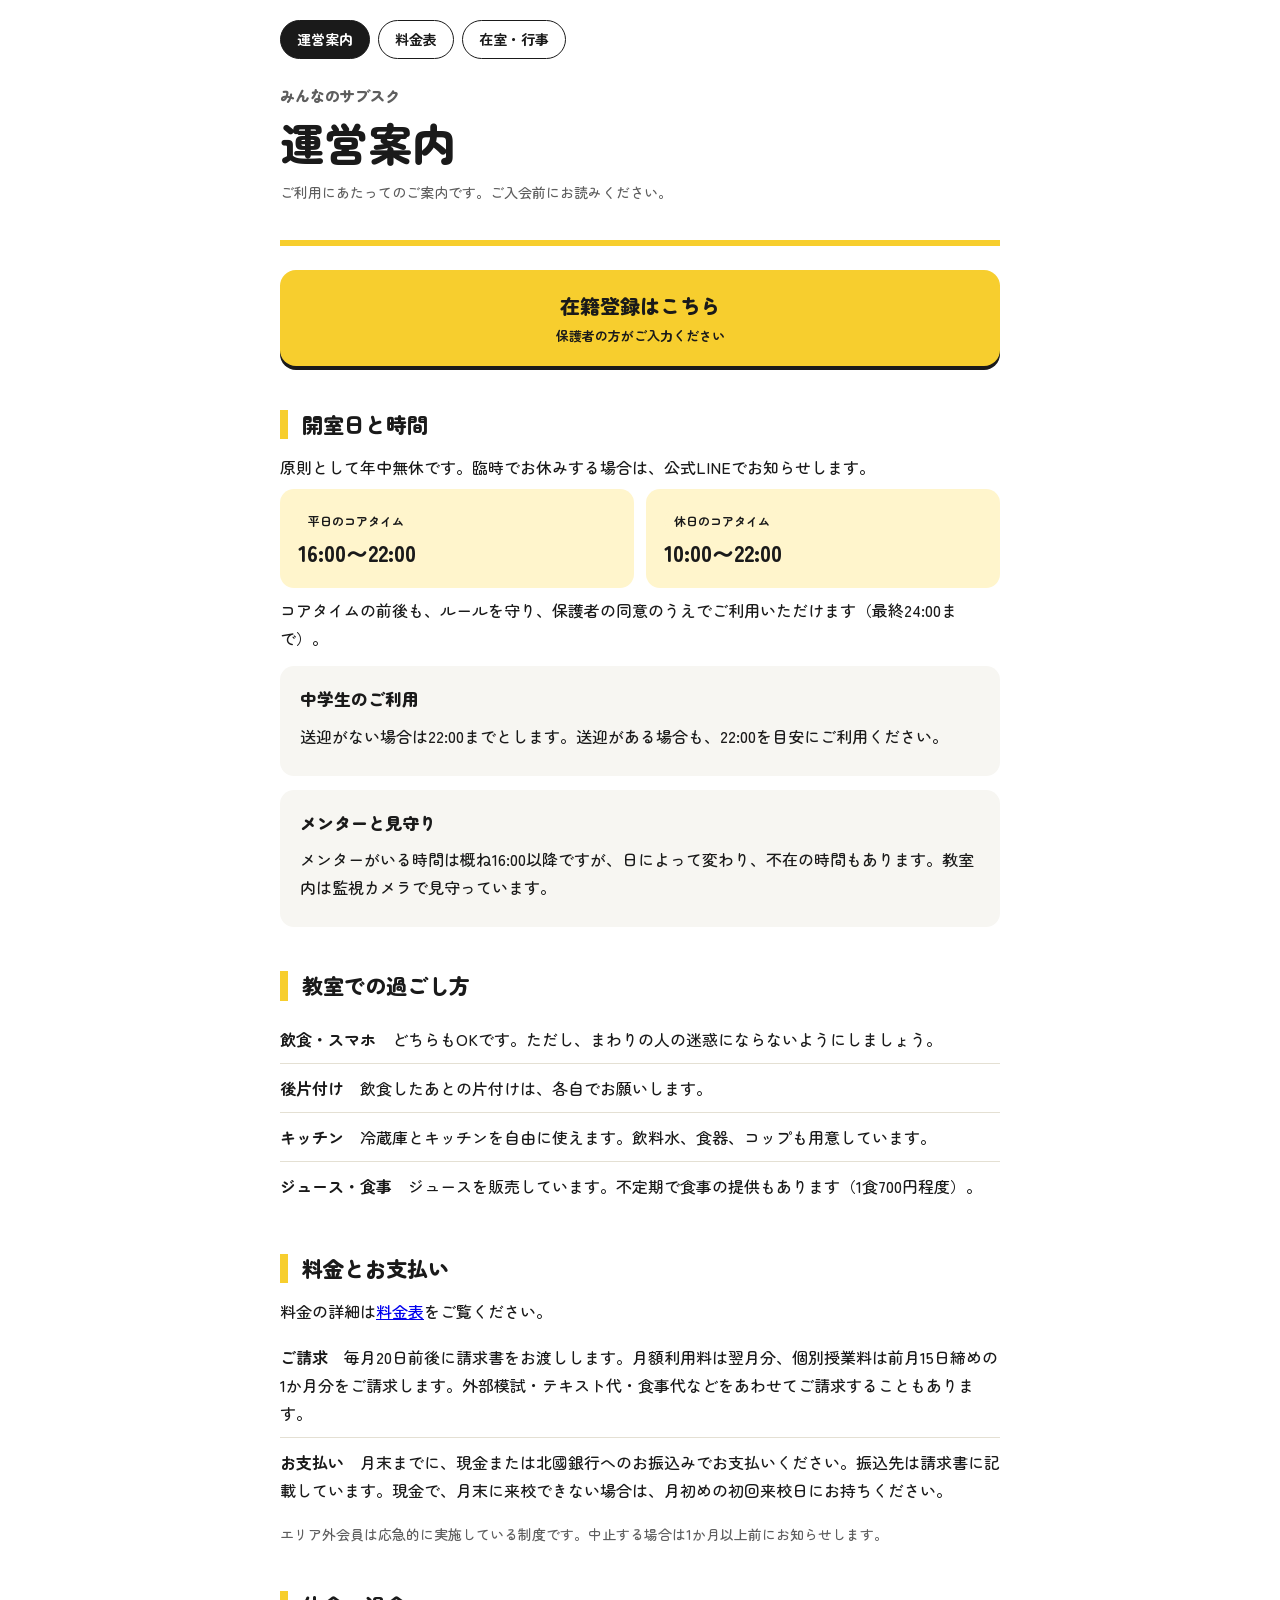
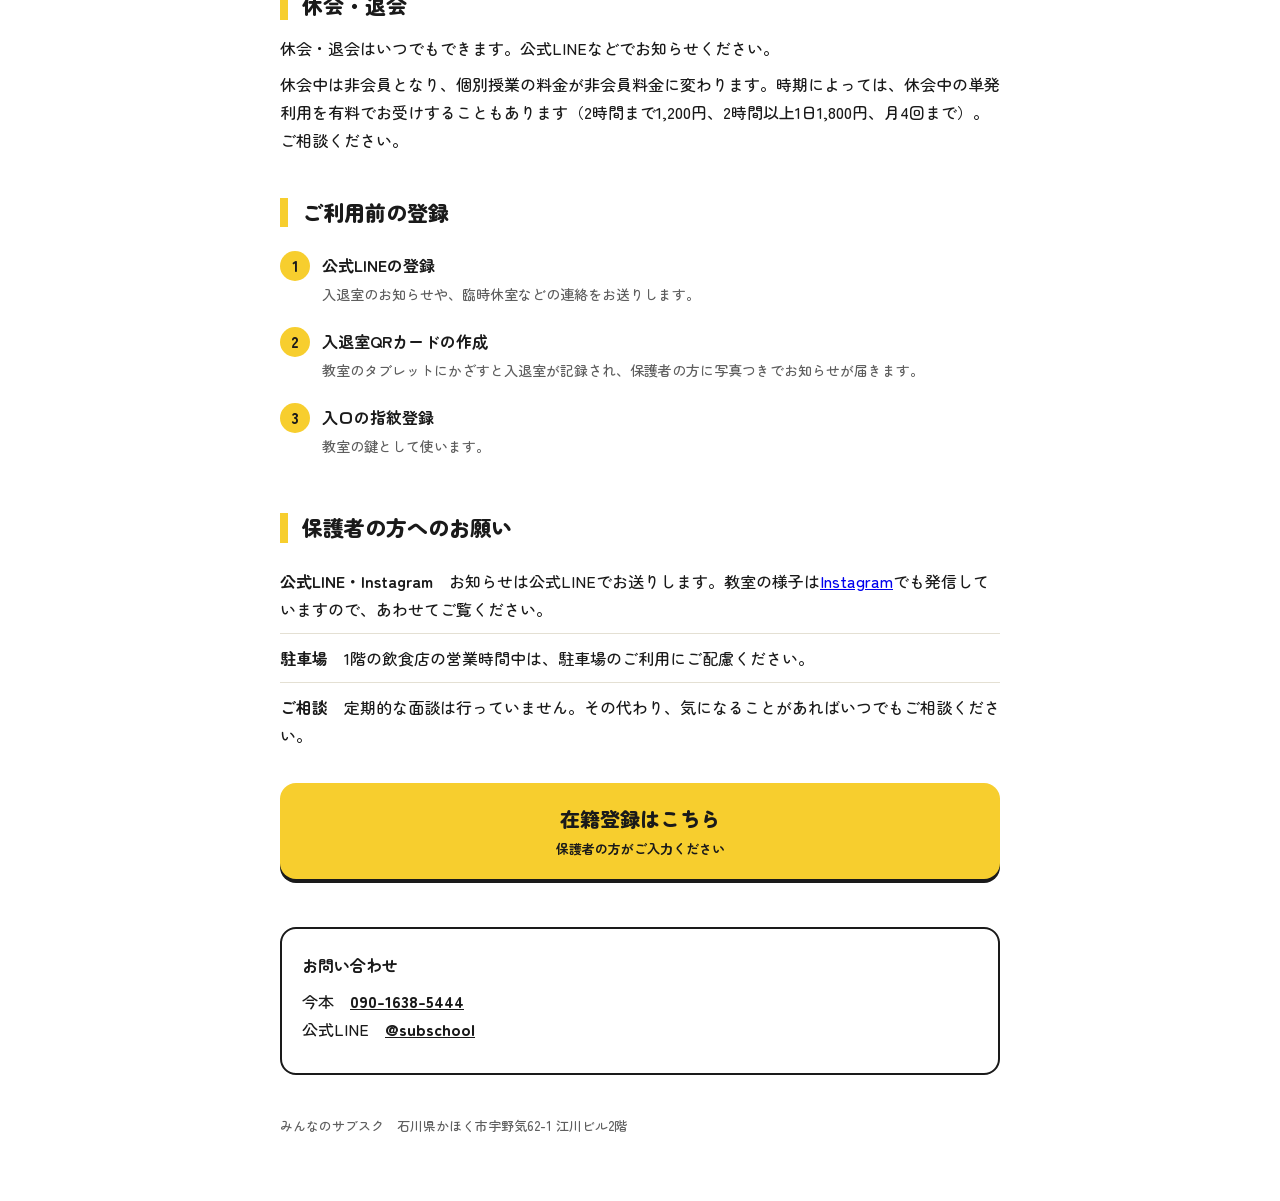
<file: annai.html>
<!DOCTYPE html>
<html lang="ja">
<head>
<meta charset="utf-8">
<meta name="viewport" content="width=device-width, initial-scale=1">
<title>運営案内｜みんなのサブスク</title>
<link rel="preconnect" href="https://fonts.googleapis.com">
<link href="https://fonts.googleapis.com/css2?family=Zen+Maru+Gothic:wght@500;700;900&display=swap" rel="stylesheet">
<link rel="stylesheet" href="style.css">
</head>
<body>
<div class="wrap">
  <nav class="tabs"><a href="annai.html" aria-current="page">運営案内</a><a href="ryokin.html">料金表</a><a href="schedule.html">在室・行事</a></nav>
  <header>
    <div class="brand">みんなのサブスク</div>
    <h1>運営案内</h1>
    <p class="lead">ご利用にあたってのご案内です。ご入会前にお読みください。</p>
  </header>
  <a class="cta" href="https://forms.gle/5XpmWff4jCFtaGeZ6">在籍登録はこちら<span>保護者の方がご入力ください</span></a>

  <h2>開室日と時間</h2>
  <p>原則として年中無休です。臨時でお休みする場合は、公式LINEでお知らせします。</p>
  <div class="two">
    <div class="season"><span class="pill">平日のコアタイム</span><br><b>16:00〜22:00</b></div>
    <div class="season"><span class="pill">休日のコアタイム</span><br><b>10:00〜22:00</b></div>
  </div>
  <p>コアタイムの前後も、ルールを守り、保護者の同意のうえでご利用いただけます（最終24:00まで）。</p>
  <div class="box">
    <h3>中学生のご利用</h3>
    <p>送迎がない場合は22:00までとします。送迎がある場合も、22:00を目安にご利用ください。</p>
  </div>
  <div class="box">
    <h3>メンターと見守り</h3>
    <p>メンターがいる時間は概ね16:00以降ですが、日によって変わり、不在の時間もあります。教室内は監視カメラで見守っています。</p>
  </div>

  <h2>教室での過ごし方</h2>
  <ul class="plain">
    <li><b>飲食・スマホ</b>　どちらもOKです。ただし、まわりの人の迷惑にならないようにしましょう。</li>
    <li><b>後片付け</b>　飲食したあとの片付けは、各自でお願いします。</li>
    <li><b>キッチン</b>　冷蔵庫とキッチンを自由に使えます。飲料水、食器、コップも用意しています。</li>
    <li><b>ジュース・食事</b>　ジュースを販売しています。不定期で食事の提供もあります（1食700円程度）。</li>
  </ul>

  <h2>料金とお支払い</h2>
  <p>料金の詳細は<a href="ryokin.html">料金表</a>をご覧ください。</p>
  <ul class="plain">
    <li><b>ご請求</b>　毎月20日前後に請求書をお渡しします。月額利用料は翌月分、個別授業料は前月15日締めの1か月分をご請求します。外部模試・テキスト代・食事代などをあわせてご請求することもあります。</li>
    <li><b>お支払い</b>　月末までに、現金または北國銀行へのお振込みでお支払いください。振込先は請求書に記載しています。現金で、月末に来校できない場合は、月初めの初回来校日にお持ちください。</li>
  </ul>
  <p class="note">エリア外会員は応急的に実施している制度です。中止する場合は1か月以上前にお知らせします。</p>

  <h2>休会・退会</h2>
  <p>休会・退会はいつでもできます。公式LINEなどでお知らせください。</p>
  <p>休会中は非会員となり、個別授業の料金が非会員料金に変わります。時期によっては、休会中の単発利用を有料でお受けすることもあります（2時間まで1,200円、2時間以上1日1,800円、月4回まで）。ご相談ください。</p>

  <h2>ご利用前の登録</h2>
  <ol class="steps">
    <li><div><b>公式LINEの登録</b><br><span class="note">入退室のお知らせや、臨時休室などの連絡をお送りします。</span></div></li>
    <li><div><b>入退室QRカードの作成</b><br><span class="note">教室のタブレットにかざすと入退室が記録され、保護者の方に写真つきでお知らせが届きます。</span></div></li>
    <li><div><b>入口の指紋登録</b><br><span class="note">教室の鍵として使います。</span></div></li>
  </ol>

  <h2>保護者の方へのお願い</h2>
  <ul class="plain">
    <li><b>公式LINE・Instagram</b>　お知らせは公式LINEでお送りします。教室の様子は<a href="https://www.instagram.com/minna_no_subsc/">Instagram</a>でも発信していますので、あわせてご覧ください。</li>
    <li><b>駐車場</b>　1階の飲食店の営業時間中は、駐車場のご利用にご配慮ください。</li>
    <li><b>ご相談</b>　定期的な面談は行っていません。その代わり、気になることがあればいつでもご相談ください。</li>
  </ul>

  <a class="cta" href="https://forms.gle/5XpmWff4jCFtaGeZ6">在籍登録はこちら<span>保護者の方がご入力ください</span></a>

  <div class="contact">
    <b>お問い合わせ</b>
    <p>今本　<a href="tel:09016385444">090-1638-5444</a><br>公式LINE　<a href="https://line.me/R/ti/p/@subschool">@subschool</a></p>
  </div>

  <footer>みんなのサブスク　石川県かほく市宇野気62-1 江川ビル2階</footer>
</div>
</body>
</html>
</file>
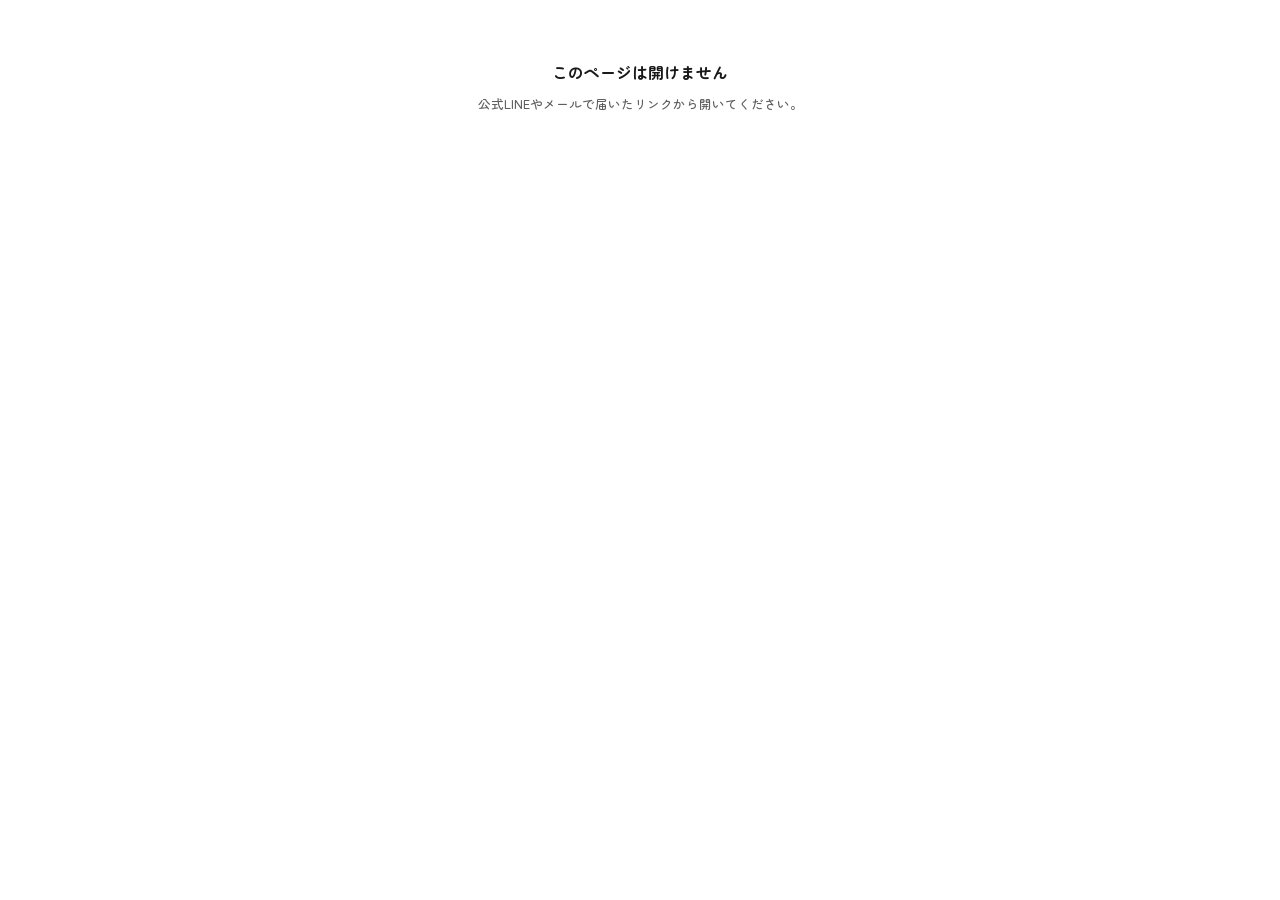
<file: invoice.html>
<!DOCTYPE html>
<html lang="ja">
<head>
<meta charset="utf-8">
<meta name="viewport" content="width=device-width, initial-scale=1">
<meta name="robots" content="noindex">
<title>ご請求｜みんなのサブスク</title>
<link rel="preconnect" href="https://fonts.googleapis.com">
<link href="https://fonts.googleapis.com/css2?family=Zen+Maru+Gothic:wght@500;700;900&display=swap" rel="stylesheet">
<style>
  :root{--ink:#1A1A1A;--sub:#5E5E5E;--line:#E4E0D3;--yellow:#F7CE2E;--tint:#FFF5CC;--soft:#F7F6F2;--ok:#0F6E56;--warn:#B3261E}
  *{box-sizing:border-box;margin:0;padding:0}
  [hidden]{display:none!important}
  body{font-family:"Zen Maru Gothic","Hiragino Maru Gothic ProN","Noto Sans JP",sans-serif;color:var(--ink);background:#fff;font-weight:500;line-height:1.6}
  .wrap{max-width:640px;margin:0 auto;padding:20px 16px 48px}
  .brand{font-size:13px;font-weight:900;color:var(--sub)}
  h1{font-size:26px;font-weight:900;line-height:1.3;margin-top:4px;padding-bottom:10px;border-bottom:4px solid var(--yellow)}
  .to{margin-top:16px;font-size:18px;font-weight:900}
  .meta{font-size:13px;color:var(--sub)}
  .total{margin-top:14px;background:var(--tint);border-radius:14px;padding:16px;display:flex;justify-content:space-between;align-items:baseline;flex-wrap:wrap;gap:6px}
  .total b{font-size:30px;font-weight:900;font-variant-numeric:tabular-nums}
  .badge{display:inline-block;border-radius:999px;padding:3px 12px;font-size:13px;font-weight:900}
  .badge.paid{background:var(--ok);color:#fff}
  .badge.due{background:#fff;border:2px solid var(--warn);color:var(--warn)}
  table{width:100%;border-collapse:collapse;margin-top:16px;font-size:14px}
  td{padding:9px 4px;border-bottom:1px solid var(--line);vertical-align:top}
  td.r{text-align:right;white-space:nowrap;font-variant-numeric:tabular-nums;font-weight:700}
  td small{display:block;color:var(--sub);font-size:11.5px;line-height:1.5}
  tr.sum td{border-bottom:0;font-weight:900;font-size:16px}
  h2{font-size:17px;font-weight:900;margin-top:26px}
  .box{margin-top:8px;border:1.5px solid var(--line);border-radius:12px;padding:12px 14px;font-size:14px}
  .box b{font-weight:900}
  .note{font-size:12.5px;color:var(--sub);margin-top:8px}
  .btn{display:inline-block;margin-top:14px;font:inherit;font-weight:900;font-size:15px;background:var(--ink);color:#fff;border:0;border-radius:999px;padding:11px 22px;cursor:pointer;text-decoration:none}
  .btn.line{background:#fff;color:var(--ink);border:1.5px solid var(--ink)}
  .msg{margin-top:40px;text-align:center}
  /* 領収書 */
  .rc{border:2px solid var(--ink);border-radius:6px;padding:28px 26px;margin-top:20px}
  .rc h3{text-align:center;font-size:26px;font-weight:900;letter-spacing:.4em;margin-bottom:18px}
  .rc .row{display:flex;justify-content:space-between;font-size:13px;color:var(--sub)}
  .rc .nm{margin-top:14px;font-size:19px;font-weight:900;border-bottom:1px solid var(--ink);padding-bottom:4px}
  .rc .amt{margin:18px auto 6px;text-align:center;font-size:30px;font-weight:900;background:var(--soft);padding:8px;border-radius:4px;font-variant-numeric:tabular-nums}
  .rc .tx{font-size:14px;margin-top:10px}
  .rc .iss{margin-top:22px;text-align:right;font-size:13px;line-height:1.7}
  .rc .iss b{font-size:15px}
  @media print{
    @page{size:A4;margin:16mm}
    .noprint{display:none!important}
    .wrap{max-width:none;padding:0}
    #inv.printing-receipt{display:none!important}
  }
</style>
</head>
<body>
<div class="wrap">
  <div class="msg" id="boot">読み込み中…</div>

  <div id="inv" hidden>
    <div class="brand">みんなのサブスク</div>
    <h1 id="title"></h1>
    <div class="to" id="to"></div>
    <div class="meta" id="meta"></div>
    <div class="total"><span>ご請求金額（税込）</span><b id="total"></b><span id="badge"></span></div>
    <table id="items"></table>

    <div id="payBox">
      <h2>お支払い</h2>
      <div class="box" id="due"></div>
      <h2>お振込先</h2>
      <div class="box" id="bank"></div>
      <p class="note">振込名義は「会員番号＋お名前」でお願いします（例：S013 タケザワ）。現金の場合は、教室でメンターにお渡しください。お支払いの確認ができると、このページに「お支払い済み」と表示されます。</p>
    </div>

    <div id="paidBox" hidden>
      <h2>お支払い済み</h2>
      <div class="box" id="paidText"></div>
      <button class="btn noprint" id="rcBtn">領収書を表示・印刷する</button>
    </div>
  </div>

  <div id="rcWrap" hidden>
    <div class="noprint" style="display:flex;gap:8px;flex-wrap:wrap">
      <button class="btn" id="printBtn">印刷・PDFで保存</button>
      <button class="btn line" id="backBtn">請求に戻る</button>
    </div>
    <div class="rc" id="rc"></div>
    <p class="note noprint">「印刷・PDFで保存」から、プリンターで印刷するか、PDFとして保存できます。電子で発行する領収書のため、収入印紙は不要です。</p>
  </div>
</div>

<script>
  var GAS_URL = 'https://script.google.com/macros/s/AKfycbwoPiOpPmUcykIrgUGYj5f0z1jnPA6gH3cU2aUDsqSLVKlAB9CytbtpYb8iqHAS81kQ-g/exec';
  var R = null;
  function esc(s){ return String(s == null ? '' : s).replace(/[&<>"']/g, function(c){ return {'&':'&amp;','<':'&lt;','>':'&gt;','"':'&quot;',"'":'&#39;'}[c]; }); }
  function yen(n){ return (n < 0 ? '−' : '') + Math.abs(n).toLocaleString('ja-JP') + '円'; }
  function jd(d){ var p = String(d || '').split('-'); return p.length === 3 ? (+p[0]) + '年' + (+p[1]) + '月' + (+p[2]) + '日' : ''; }
  var t = (location.hash.match(/t=([A-Za-z0-9]+)/) || [])[1] || '';
  function render(){
    var b = R.bill, bk = R.bank, paid = b.status === '入金済み';
    document.title = b.monthLabel + 'のご請求｜みんなのサブスク';
    document.getElementById('title').textContent = b.monthLabel + 'のご請求';
    document.getElementById('to').textContent = b.to;
    document.getElementById('meta').textContent = '請求番号 ' + b.id;
    document.getElementById('total').textContent = yen(b.total);
    document.getElementById('badge').innerHTML = paid ? '<span class="badge paid">お支払い済み</span>' : '<span class="badge due">お支払い待ち</span>';
    document.getElementById('items').innerHTML = b.items.map(function(i){
      return '<tr><td>' + esc(i.label) + (i.note ? '<small>' + esc(i.note) + '</small>' : '') + '</td><td class="r">' + yen(i.amount) + '</td></tr>';
    }).join('') + '<tr class="sum"><td>合計</td><td class="r">' + yen(b.total) + '</td></tr>';
    document.getElementById('due').innerHTML = '<b>' + esc(R.due) + '</b>に、現金または振込でお支払いください。';
    document.getElementById('bank').innerHTML = esc(bk.bank) + '（金融機関コード ' + esc(bk.bankCode) + '）<br>' + esc(bk.branch) + '（店番 ' + esc(bk.branchCode) + '）<br>' + esc(bk.type) + '　<b>' + esc(bk.number) + '</b><br>口座名義　<b>' + esc(bk.holder) + '</b>';
    document.getElementById('payBox').hidden = paid;
    document.getElementById('paidBox').hidden = !paid;
    if (paid) document.getElementById('paidText').textContent = jd(b.paidOn) + '　' + b.method + 'でのお支払いを確認しました。ありがとうございました。';
    document.getElementById('inv').hidden = false;
  }
  function receipt(){
    var b = R.bill;
    document.getElementById('rc').innerHTML = '<h3>領収書</h3>'
      + '<div class="row"><span>No. ' + esc(R.receiptNo) + '</span><span>' + jd(b.paidOn) + '</span></div>'
      + '<div class="nm">' + esc(b.to) + '</div>'
      + '<div class="amt">' + yen(b.total) + '（税込）</div>'
      + '<div class="tx">但し　' + esc(b.monthLabel) + 'ご利用料として（' + esc(b.method) + '）<br>上記の金額を正に領収いたしました。</div>'
      + '<div class="iss"><b>みんなのサブスク</b><br>代表　今本 誠和<br>〒929-1125 石川県かほく市宇野気ト62-1 江川ビル2階<br>電話 090-1638-5444</div>';
    document.getElementById('inv').hidden = true;
    document.getElementById('rcWrap').hidden = false;
    window.scrollTo(0, 0);
  }
  document.getElementById('rcBtn').onclick = receipt;
  document.getElementById('printBtn').onclick = function(){ window.print(); };
  document.getElementById('backBtn').onclick = function(){ document.getElementById('rcWrap').hidden = true; document.getElementById('inv').hidden = false; };
  if (!t) {
    document.getElementById('boot').innerHTML = '<b>このページは開けません</b><p class="note">公式LINEやメールで届いたリンクから開いてください。</p>';
  } else {
    fetch(GAS_URL, { method: 'POST', body: JSON.stringify({ action: 'bill_view', t: t }) })
      .then(function(r){ return r.json(); })
      .then(function(r){ if (!r.ok) throw new Error(r.message); R = r; document.getElementById('boot').hidden = true; render(); })
      .catch(function(e){ document.getElementById('boot').innerHTML = '<b>' + esc(e.message || 'エラーが起きました') + '</b>'; });
  }
</script>
</body>
</html>
</file>
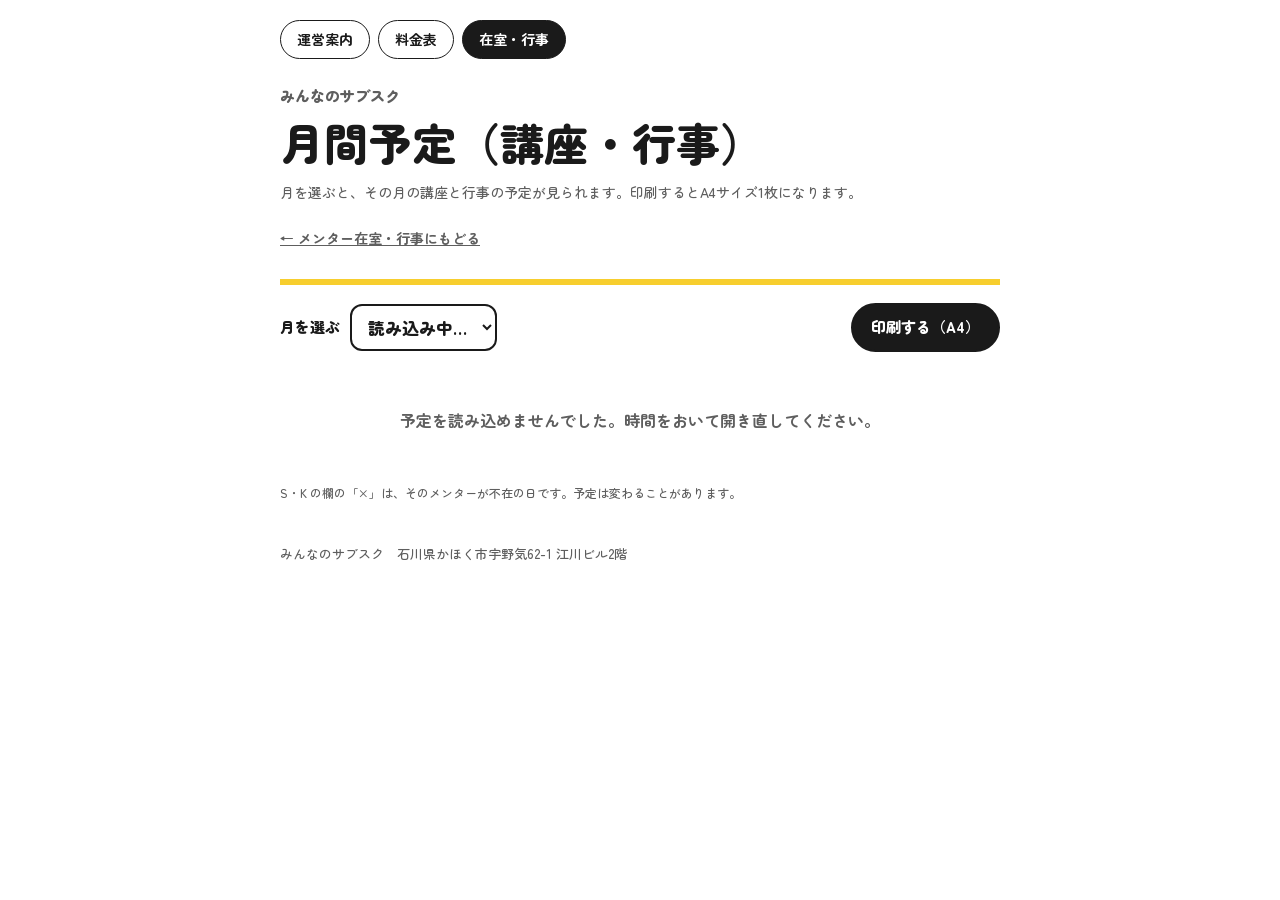
<file: month.html>
<!DOCTYPE html>
<html lang="ja">
<head>
<meta charset="utf-8">
<meta name="viewport" content="width=device-width, initial-scale=1">
<title>月間予定（講座・行事）｜みんなのサブスク</title>
<link rel="preconnect" href="https://fonts.googleapis.com">
<link href="https://fonts.googleapis.com/css2?family=Zen+Maru+Gothic:wght@500;700;900&display=swap" rel="stylesheet">
<link rel="stylesheet" href="style.css">
<style>
  .ctrl{display:flex;flex-wrap:wrap;gap:10px;align-items:center;margin:18px 0 14px}
  .ctrl label{font-weight:900;font-size:15px}
  .ctrl select{font:inherit;font-weight:900;font-size:17px;padding:8px 12px;border:2px solid var(--ink);border-radius:12px;background:#fff;color:var(--ink)}
  .ctrl button{font:inherit;font-weight:900;font-size:15px;padding:9px 18px;border-radius:999px;border:2px solid var(--ink);background:var(--ink);color:#fff;cursor:pointer;margin-left:auto}
  .back{display:inline-block;margin-top:14px;font-weight:700;font-size:14px;color:var(--sub)}
  .sheet{margin-top:6px}
  .ttl{background:#FF99E6;text-align:center;font-weight:900;font-size:15px;padding:5px 8px;margin-bottom:10px;line-height:1.5}
  .ttl b{color:#D0021B}
  .tw{overflow-x:auto;-webkit-overflow-scrolling:touch}
  table.mt{border-collapse:collapse;width:100%;min-width:560px;font-size:14px;line-height:1.3;table-layout:fixed}
  .mt th,.mt td{border:1px solid #333;padding:3px 4px;text-align:center;height:26px;overflow:hidden}
  .mt thead th{font-weight:900;font-size:14px;background:#fff}
  .mt thead th small{display:block;font-size:10px;font-weight:500;color:#555}
  .mt td.dt{text-align:right;padding-right:8px;white-space:nowrap}
  .mt td.wd{font-weight:700}
  .mt td.wd.hol{background:#FF99E6}
  .mt td.ab{font-size:15px}
  .mt td.rm{font-size:12px;text-align:left}
  .mt td.rm span{display:block;background:#FFFF33;padding:1px 3px;margin:1px 0;text-align:center}
  .mt td.c{font-weight:500;white-space:nowrap}
  .mt td.c div + div{border-top:1px dashed rgba(0,0,0,.35)}
  .mt tr.today td.dt,.mt tr.today td.wd{outline:3px solid #F7CE2E;outline-offset:-3px}
  .foot{margin-top:12px;text-align:center}
  .foot .n1{font-size:14px}
  .foot .n2{background:#FFFF33;color:#D0021B;font-weight:900;font-size:14px;padding:4px 8px;margin-top:4px;white-space:pre-wrap}
  .wait{padding:40px 0;text-align:center;color:var(--sub);font-weight:700}
  .legend{font-size:12px;color:var(--sub);margin-top:8px}
  body.pv .tabs,body.pv header,body.pv .ctrl,body.pv footer,body.pv .pnote{display:none}
  body.pv .wrap{padding:10px 10px 20px;max-width:none}
  @media (max-width:600px){
    table.mt{font-size:12px;min-width:500px}
    .mt th,.mt td{padding:2px 3px}
    .ttl{font-size:13px}
  }
  @media print{
    @page{size:A4 portrait;margin:9mm 10mm}
    body{font-size:11pt;-webkit-print-color-adjust:exact;print-color-adjust:exact}
    .wrap{max-width:none;padding:0}
    .tabs,header,.ctrl,.back,.legend,footer,.pnote{display:none!important}
    .tw{overflow:visible}
    table.mt{min-width:0;font-size:10pt}
    .mt th,.mt td{height:6.6mm;padding:1px 3px}
    .mt tr.today td{outline:none!important}
    .ttl{font-size:11pt;margin-bottom:3mm}
    .foot{margin-top:3mm}
    .foot .n1,.foot .n2{font-size:10pt}
  }
</style>
</head>
<body>
<div class="wrap">
  <nav class="tabs"><a href="annai.html">運営案内</a><a href="ryokin.html">料金表</a><a href="schedule.html" aria-current="page">在室・行事</a></nav>
  <header>
    <div class="brand">みんなのサブスク</div>
    <h1>月間予定（講座・行事）</h1>
    <p class="lead">月を選ぶと、その月の講座と行事の予定が見られます。印刷するとA4サイズ1枚になります。</p>
    <a class="back" href="schedule.html">← メンター在室・行事にもどる</a>
  </header>
  <div class="ctrl">
    <label for="ym">月を選ぶ</label>
    <select id="ym"><option>読み込み中…</option></select>
    <button type="button" id="printBtn">印刷する（A4）</button>
  </div>
  <div class="sheet" id="sheet"><p class="wait">読み込み中…</p></div>
  <p class="legend pnote">S・K の欄の「×」は、そのメンターが不在の日です。予定は変わることがあります。</p>
  <footer>みんなのサブスク　石川県かほく市宇野気62-1 江川ビル2階</footer>
</div>
<script>
  var GAS_URL = 'https://script.google.com/macros/s/AKfycbwoPiOpPmUcykIrgUGYj5f0z1jnPA6gH3cU2aUDsqSLVKlAB9CytbtpYb8iqHAS81kQ-g/exec';
  var WD = ['日','月','火','水','木','金','土'];
  var COLORS = ['#F8B98F','#92D050','#2FB8F0','#FFD966','#C9A7E8','#F4A6B8','#9DD9C5'];
  var ORDER = ['小','小1','小2','小3','小4','小5','小6','中1','中2','中3','高1','高2','高3'];
  function esc(s){ return String(s == null ? '' : s).replace(/[&<>"']/g, function(c){ return {'&':'&amp;','<':'&lt;','>':'&gt;','"':'&quot;',"'":'&#39;'}[c]; }); }
  function z2(n){ return ('0' + n).slice(-2); }
  function zen2han(s){ return String(s || '').replace(/[０-９]/g, function(c){ return String.fromCharCode(c.charCodeAt(0) - 0xFEE0); }); }
  function normT(t){ return zen2han(t).replace(/\s|　/g, '').replace(/^新/, ''); }

  // 日本の祝日（振替休日・国民の休日を含む）
  function holidays(y){
    var h = {};
    function add(m, d){ h[y + '-' + z2(m) + '-' + z2(d)] = true; }
    function nthMon(m, n){ var d = new Date(y, m - 1, 1); var first = (8 - d.getDay()) % 7 + 1; return first + (n - 1) * 7; }
    [[1,1],[2,11],[2,23],[4,29],[5,3],[5,4],[5,5],[8,11],[11,3],[11,23]].forEach(function(x){ add(x[0], x[1]); });
    add(1, nthMon(1, 2)); add(7, nthMon(7, 3)); add(9, nthMon(9, 3)); add(10, nthMon(10, 2));
    add(3, Math.floor(20.8431 + 0.242194 * (y - 1980) - Math.floor((y - 1980) / 4)));
    add(9, Math.floor(23.2488 + 0.242194 * (y - 1980) - Math.floor((y - 1980) / 4)));
    var keys = Object.keys(h).sort();
    keys.forEach(function(k){
      var d = new Date(k + 'T00:00:00');
      if (d.getDay() === 0) {
        var n = new Date(d); do { n.setDate(n.getDate() + 1); } while (h[n.getFullYear() + '-' + z2(n.getMonth() + 1) + '-' + z2(n.getDate())]);
        h[n.getFullYear() + '-' + z2(n.getMonth() + 1) + '-' + z2(n.getDate())] = true;
      }
    });
    keys.forEach(function(k){
      var d = new Date(k + 'T00:00:00'); d.setDate(d.getDate() + 2);
      var k2 = d.getFullYear() + '-' + z2(d.getMonth() + 1) + '-' + z2(d.getDate());
      d.setDate(d.getDate() - 1);
      var mid = d.getFullYear() + '-' + z2(d.getMonth() + 1) + '-' + z2(d.getDate());
      if (h[k2] && !h[mid] && d.getDay() !== 0) h[mid] = true;
    });
    return h;
  }

  function title(k){
    var t = String(k.title || ''), p;
    do { p = t; t = t.replace(/^\s*(新)?(小|中|高)\s*[0-9０-９]\s*(講座)?\s*/, ''); } while (t && t !== p);
    t = t.trim();
    return t || '講座';
  }
  function hm(t){ var p = String(t || '').split(':'); return p.length > 1 ? (+p[0]) + ':' + p[1] : String(t || ''); }

  function render(res){
    var sheet = document.getElementById('sheet');
    var ym = res.month, y = +ym.slice(0, 4), m = +ym.slice(5, 7);
    if (!res.data) {
      sheet.innerHTML = '<p class="wait">' + m + '月の予定は準備中です。<br>翌月分は毎月15日ごろまでに公開します。</p>';
      return;
    }
    var d = res.data, hol = holidays(y);
    var today = (function(){ var n = new Date(); return n.getFullYear() + '-' + z2(n.getMonth() + 1) + '-' + z2(n.getDate()); })();
    // 学年の列
    var cols = [], seen = {};
    d.days.forEach(function(x){
      x.kouza.concat(x.events).forEach(function(k){
        var t = normT(k.target); if (!t || seen[t]) return; seen[t] = true; cols.push(t);
      });
    });
    cols.sort(function(a, b){
      var ia = ORDER.indexOf(a), ib = ORDER.indexOf(b);
      return (ia < 0 ? 99 : ia) - (ib < 0 ? 99 : ib) || (a < b ? -1 : 1);
    });
    var ms = d.mentors || [];
    var h = '<div class="ttl">' + y + '年 ' + m + '月 講座・行事予定　<b>※内容・時間の変更・追加は随時連絡します。</b></div>';
    h += '<div class="tw"><table class="mt"><colgroup><col style="width:4.6em"><col style="width:2.4em">';
    cols.forEach(function(){ h += '<col>'; });
    ms.forEach(function(){ h += '<col style="width:2.2em">'; });
    h += '<col style="width:' + (cols.length > 3 ? '17%' : '22%') + '"></colgroup><thead><tr><th></th><th></th>';
    cols.forEach(function(c){ h += '<th>' + esc(c) + '</th>'; });
    ms.forEach(function(x){ h += '<th>' + esc(String(x.name).charAt(0).toUpperCase()) + '<small>不在</small></th>'; });
    h += '<th>備考</th></tr></thead><tbody>';
    d.days.forEach(function(x){
      var dd = +x.date.slice(8, 10), isHol = x.wd === '日' || x.wd === '土' || hol[x.date];
      h += '<tr' + (x.date === today ? ' class="today"' : '') + '><td class="dt">' + m + '月' + dd + '日</td><td class="wd' + (isHol ? ' hol' : '') + '">' + x.wd + '</td>';
      var rest = [];
      cols.forEach(function(c, ci){
        var items = [];
        x.kouza.forEach(function(k){ if (normT(k.target) === c) items.push(hm(k.start) + ' ' + title(k)); });
        x.events.forEach(function(e){ if (normT(e.target) === c) items.push((e.start ? hm(e.start) + ' ' : '') + e.name); });
        h += items.length ? '<td class="c" style="background:' + COLORS[ci % COLORS.length] + '">' + items.map(function(t){ return '<div>' + esc(t) + '</div>'; }).join('') + '</td>' : '<td></td>';
      });
      x.kouza.forEach(function(k){ if (!normT(k.target)) rest.push(hm(k.start) + ' ' + (k.title || '講座')); });
      x.events.forEach(function(e){ if (!normT(e.target)) rest.push((e.start ? hm(e.start) + ' ' : '') + e.name); });
      ms.forEach(function(mm){ h += '<td class="ab">' + ((x.absent || []).indexOf(mm.id) >= 0 ? '×' : '') + '</td>'; });
      if (hol[x.date] && x.wd !== '日' && x.wd !== '土') rest.unshift('祝日');
      h += '<td class="rm">' + rest.map(function(t){ return '<span>' + esc(t) + '</span>'; }).join('') + '</td></tr>';
    });
    h += '</tbody></table></div>';
    var note = String(res.note || '').trim();
    h += '<div class="foot">' + (note ? '<div class="n2">' + esc(note) + '</div>' : '') + '</div>';
    sheet.innerHTML = h;
    document.title = y + '年' + m + '月 講座・行事予定｜みんなのサブスク';
  }

  function fillSelect(months, cur){
    var sel = document.getElementById('ym');
    var list = months.slice();
    if (list.indexOf(cur) < 0) list.push(cur);
    list.sort();
    sel.innerHTML = list.map(function(k){ return '<option value="' + k + '"' + (k === cur ? ' selected' : '') + '>' + (+k.slice(0, 4)) + '年' + (+k.slice(5, 7)) + '月' + (months.indexOf(k) < 0 ? '（準備中）' : '') + '</option>'; }).join('');
  }

  function load(ym){
    document.getElementById('sheet').innerHTML = '<p class="wait">読み込み中…</p>';
    fetch(GAS_URL, { method: 'POST', body: JSON.stringify({ action: 'sch_month_public', month: ym || '' }) })
      .then(function(r){ return r.json(); })
      .then(function(r){
        if (!r.ok) throw new Error();
        fillSelect(r.months || [], r.month);
        render(r);
        try { history.replaceState(null, '', '?m=' + r.month); } catch(e){}
      })
      .catch(function(){ document.getElementById('sheet').innerHTML = '<p class="wait">予定を読み込めませんでした。時間をおいて開き直してください。</p>'; });
  }
  document.getElementById('ym').addEventListener('change', function(){ load(this.value); });
  document.getElementById('printBtn').addEventListener('click', function(){ window.print(); });
  // メンターページのプレビュー（公開前の内容を表示）
  if (/[?&]preview=1/.test(location.search)) {
    document.body.classList.add('pv');
    window.addEventListener('message', function(e){
      if (e.origin !== location.origin || !e.data || !e.data.monthPreview) return;
      render(e.data.monthPreview);
    });
  } else {
    load((location.search.match(/[?&]m=(\d{4}-\d{2})/) || [])[1] || '');
  }
</script>
</body>
</html>
</file>
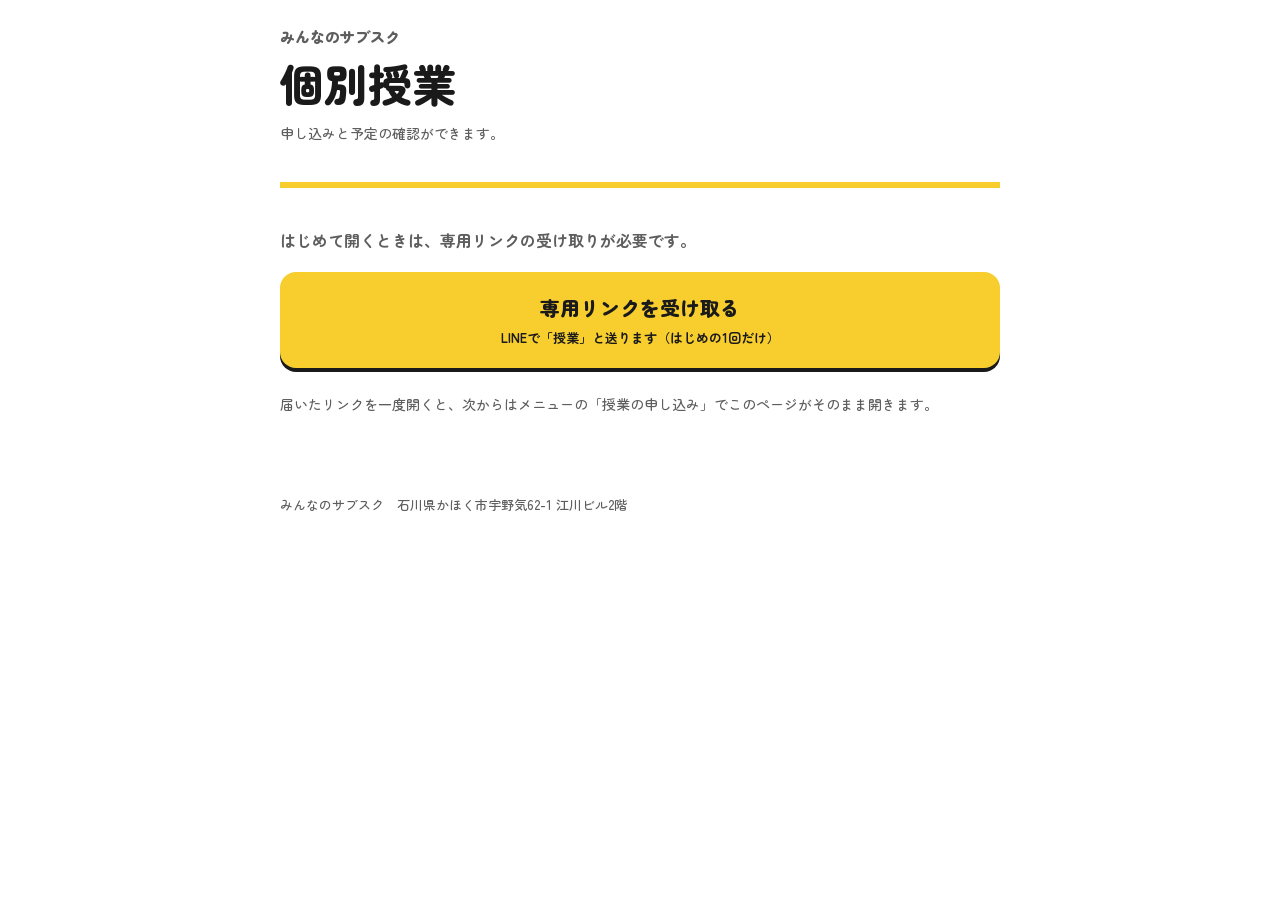
<file: request.html>
<!DOCTYPE html>
<html lang="ja">
<head>
<meta charset="utf-8">
<meta name="viewport" content="width=device-width, initial-scale=1">
<meta name="robots" content="noindex">
<title>個別授業｜みんなのサブスク</title>
<link rel="preconnect" href="https://fonts.googleapis.com">
<link href="https://fonts.googleapis.com/css2?family=Zen+Maru+Gothic:wght@500;700;900&display=swap" rel="stylesheet">
<link rel="stylesheet" href="style.css">
<style>
  [hidden]{display:none!important}
  .seg{display:flex;gap:8px;flex-wrap:wrap;margin:16px 0 4px}
  .seg button{font:inherit;font-weight:700;font-size:15px;border:1.5px solid var(--ink);background:#fff;border-radius:999px;padding:6px 16px;cursor:pointer}
  .seg button[aria-pressed="true"]{background:var(--ink);color:#fff}
  .card{background:var(--soft);border-radius:14px;padding:14px 16px;margin:10px 0}
  .card .when{font-weight:900;font-size:18px;font-variant-numeric:tabular-nums}
  .card .sub{font-size:14px;color:var(--sub)}
  .st{display:inline-block;font-size:12px;font-weight:700;border-radius:999px;padding:1px 10px;margin-left:6px;vertical-align:2px}
  .st.wait{background:var(--tint)} .st.change{background:#FCE3CF;color:#7A3A0B} .st.ok{background:#E3F1EA;color:#0F6E56} .st.ng{background:#EEE;color:#555}
  .st.cancel{background:#EEE;color:#555}
  .slots{margin:8px 0 0;padding-left:0;list-style:none;font-size:15px}
  .slots li{padding:2px 0}
  .msg{background:#fff;border-radius:10px;padding:10px 12px;margin-top:8px;font-size:14px;white-space:pre-wrap}
  .choose{display:block;width:100%;font:inherit;font-weight:900;font-size:16px;text-align:left;background:#fff;border:2px solid var(--ink);border-radius:12px;padding:12px 14px;margin-top:8px;cursor:pointer}
  .link{font:inherit;font-size:14px;color:var(--sub);background:none;border:0;text-decoration:underline;cursor:pointer;margin-top:8px;padding:0}
  .empty{color:var(--sub);font-size:14px;padding:8px 0}
  .f{display:block;margin-top:14px;font-weight:700;font-size:14px}
  .f small{font-weight:500;color:var(--sub)}
  .f input,.f select,.f textarea{display:block;width:100%;margin-top:6px;font:inherit;font-size:16px;padding:10px 12px;border:1.5px solid var(--line);border-radius:10px;background:#fff}
  .row2{display:grid;grid-template-columns:1.4fr 1fr;gap:8px}
  .hint{font-size:13px;margin-top:6px;line-height:1.6}
  .hint .ok{color:#0F6E56;font-weight:700} .hint .warn{color:#B3261E;font-weight:700}
  .cand{background:var(--soft);border-radius:14px;padding:12px 14px;margin-top:12px}
  .cand b{font-size:15px}
  button.cta{width:100%;border:0;cursor:pointer;font-family:inherit}
  .err{color:#B3261E;font-weight:700;font-size:14px;margin-top:10px}
  .toast{position:fixed;left:50%;bottom:24px;transform:translateX(-50%);background:var(--ink);color:#fff;border-radius:999px;padding:10px 20px;font-size:14px;font-weight:700;opacity:0;transition:opacity .2s;pointer-events:none;z-index:9}
  .toast.on{opacity:1}
  .loading{color:var(--sub);padding:30px 0}
  .back{font:inherit;font-weight:700;background:none;border:1.5px solid var(--ink);border-radius:999px;padding:6px 16px;cursor:pointer;margin-top:20px}
  .avdays{display:flex;gap:6px;overflow-x:auto;padding:4px 0 8px}
  .avdays button{flex:none;font:inherit;font-weight:700;font-size:14px;border:1.5px solid var(--line);background:#fff;border-radius:10px;padding:4px 10px;cursor:pointer;line-height:1.2;text-align:center}
  .avdays button small{display:block;font-size:11px;color:var(--sub)}
  .avdays button[aria-pressed="true"]{background:var(--ink);color:#fff;border-color:var(--ink)}
  .avdays button[aria-pressed="true"] small{color:#fff}
  .avdays button.none{opacity:.45}
  .avrow{display:flex;align-items:center;margin-top:6px}
  .avname{flex:none;width:64px;font-size:13px;font-weight:700}
  .avtrack{position:relative;flex:1;height:40px;background:#fff;border:1px solid var(--line);border-radius:8px}
  .avtrack.avaxis{height:16px;border:0;background:none}
  .avtick{position:absolute;top:0;font-size:10px;color:var(--sub);transform:translateX(-50%)}
  .avtick:first-child{transform:none}
  .avtick:last-child{transform:translateX(-100%)}
  .avbusy{position:absolute;top:0;bottom:0;background:#CFCFCF;border-radius:7px}
  .avfree{position:absolute;top:0;bottom:0;background:#3BA272;border:0;border-radius:7px;cursor:pointer;padding:0}
  .avfree.short{background:#B9DFCA;cursor:default}
  .avlegend{display:flex;flex-wrap:wrap;gap:10px;font-size:12px;color:var(--sub);margin-top:8px}
  .avlegend i{display:inline-block;width:12px;height:12px;border-radius:3px;vertical-align:-1px;margin-right:4px}
  .nowbox{margin-top:16px;background:var(--tint);border-radius:16px;padding:14px 16px}
  .nowbox:empty{display:none}
  .nowt{font-weight:900;font-size:14px}
  .nowt small{font-weight:500;color:var(--sub);margin-left:8px;font-size:12px}
  .nowr{font-weight:700;margin-top:2px}
  .nowr .big{font-size:32px;font-weight:900;margin-right:4px;font-variant-numeric:tabular-nums}
  .nowm{display:flex;gap:8px;flex-wrap:wrap;margin-top:6px}
  .mt{font-size:13px;font-weight:700;border-radius:999px;padding:2px 12px;background:#fff;color:var(--sub)}
  .mt.on{background:#0F6E56;color:#fff}
  .mrow{display:flex;gap:8px;align-items:center;margin-top:10px}
  .mrow select{font:inherit;font-size:16px;padding:8px 10px;border:1.5px solid var(--line);border-radius:10px;background:#fff}
  .mbtn{font:inherit;font-weight:900;font-size:15px;background:var(--ink);color:#fff;border:0;border-radius:999px;padding:9px 20px;cursor:pointer}
  .avname.off{color:#B3261E}
  .thread{display:flex;flex-direction:column;margin-top:8px}
  .bub{border-radius:10px;padding:6px 10px;margin-top:6px;font-size:14px;max-width:88%;white-space:pre-wrap;word-break:break-word;background:#fff}
  .bub small{display:block;font-size:11px;color:var(--sub)}
  .bub.mine{background:var(--tint);margin-left:auto}
  .reply{display:flex;gap:6px;margin-top:8px;align-items:stretch}
  .reply textarea{flex:1;min-height:44px;border:1.5px solid var(--line);border-radius:10px;padding:8px 10px;font:inherit;font-size:16px;background:#fff;resize:vertical}
  .reply button{border:0;border-radius:10px;background:var(--ink);color:#fff;font:inherit;font-weight:900;padding:0 16px;cursor:pointer}
.cmsg{margin-top:8px;background:#fff;border-radius:10px;padding:8px 12px;font-weight:700;white-space:pre-wrap;line-height:1.5}
.cmsg small{display:block;font-size:11px;color:var(--sub);font-weight:700}
.kz{margin-top:10px;padding-top:8px;border-top:1px dashed rgba(0,0,0,.18)}
.kzt{font-weight:900;font-size:14px}
.kzl{font-weight:700;margin-top:2px}
.kzm{font-variant-numeric:tabular-nums;margin-right:8px}
.kzl small{color:var(--sub);font-weight:500}
</style>
</head>
<body>
<div class="wrap">
  <header>
    <div class="brand">みんなのサブスク</div>
    <h1>個別授業</h1>
    <p class="lead" id="lead">申し込みと予定の確認ができます。</p>
  </header>

  <p class="loading" id="boot">読み込み中…</p>

  <div id="main" hidden>
    <div class="nowbox" id="now"></div>
    <div class="seg" id="who" role="group" aria-label="生徒"></div>

    <div id="avMain"></div>
    <button class="cta" id="newBtn">授業を申し込む<span>候補の日時を3つまで選べます</span></button>

    <h2 id="billsH" hidden>ご請求・お支払い</h2>
    <div id="bills"></div>

    <h2>食事の予約</h2>
    <div id="meals"></div>

    <h2>これからの授業</h2>
    <div id="lessons"></div>

    <h2>申し込みの状況</h2>
    <div id="reqs"></div>

    <div class="box">
      <h3>ご案内</h3>
      <p>授業は1回90分です。2人以上で一緒に受ける場合は、1人あたりの料金が下がります（<a href="ryokin.html">料金表</a>）。</p>
      <p>キャンセルは授業の24時間前までに公式LINEでご連絡ください。24時間を過ぎると授業料の50％、ご連絡のない場合は100％をいただきます。</p>
    </div>
  </div>

  <div id="form" hidden>
    <h2>授業を申し込む</h2>
    <p class="note">ご希望の日時を選んでください。メンターが確認して、公式LINEでお返事します。</p>
    <div id="formWho"></div>
    <div id="av"></div>
    <div id="cands"></div>
    <label class="f">内容 <small>（任意）</small><input id="fContent" maxlength="60" placeholder="例：数学　二次関数の復習"></label>
    <label class="f">一緒に受けたい人 <small>（任意）</small><input id="fWith" maxlength="60" placeholder="例：〇〇さんと一緒に"></label>
    <label class="f">メモ <small>（任意）</small><textarea id="fMemo" maxlength="200" rows="3"></textarea></label>
    <p class="err" id="fErr" role="alert"></p>
    <button class="cta" id="sendBtn">この内容で申し込む</button>
    <button class="back" id="backBtn">もどる</button>
  </div>

  <footer>みんなのサブスク　石川県かほく市宇野気62-1 江川ビル2階</footer>
</div>
<div class="toast" id="toast" role="status"></div>

<script>
  var GAS_URL = 'https://script.google.com/macros/s/AKfycbwoPiOpPmUcykIrgUGYj5f0z1jnPA6gH3cU2aUDsqSLVKlAB9CytbtpYb8iqHAS81kQ-g/exec';
  var WD = ['日','月','火','水','木','金','土'];
  var TOKEN = (location.hash.match(/t=([0-9a-f]+)/) || [])[1] || '';
  try {
    if (TOKEN) { localStorage.setItem('subsc_rtoken', TOKEN); history.replaceState(null, '', location.pathname); }
    else TOKEN = localStorage.getItem('subsc_rtoken') || '';
  } catch(e){}
  var D = null, cur = '';

  function api(action, data){
    return fetch(GAS_URL, { method: 'POST', body: JSON.stringify(Object.assign({ action: action, token: TOKEN }, data || {})) })
      .then(function(r){ return r.json(); })
      .then(function(r){ if (!r.ok) { var e = new Error(r.message || 'エラーが起きました'); e.auth = r.auth === false; throw e; } return r; });
  }
  function esc(s){ return String(s == null ? '' : s).replace(/[&<>"']/g, function(c){ return {'&':'&amp;','<':'&lt;','>':'&gt;','"':'&quot;',"'":'&#39;'}[c]; }); }
  function parse(d){ var p = d.split('-'); return new Date(Date.UTC(+p[0], p[1]-1, +p[2])); }
  function label(d){ var p = d.split('-'); return (+p[1]) + '/' + (+p[2]) + '（' + WD[parse(d).getUTCDay()] + '）'; }
  function mins(t){ var p = String(t).split(':'); return (+p[0])*60 + (+p[1]); }
  function addMin(t, n){ var m = mins(t)+n; return Math.floor(m/60) + ':' + ('0'+(m%60)).slice(-2); }
  function slotText(s){ return label(s.date) + ' ' + s.start + '〜' + addMin(s.start, D.lessonMin); }
  function toast(t){ var el = document.getElementById('toast'); el.textContent = t; el.classList.add('on'); clearTimeout(toast.t); toast.t = setTimeout(function(){ el.classList.remove('on'); }, 2600); }
  function fail(msg){ document.getElementById('boot').hidden = false; document.getElementById('boot').innerHTML = '<b>' + esc(msg) + '</b><a class="cta" style="margin-top:18px" href="https://line.me/R/oaMessage/@subschool/?' + encodeURIComponent('授業') + '">専用リンクを受け取る<span>LINEで「授業」と送ります（はじめの1回だけ）</span></a><p class="note" style="margin-top:10px">届いたリンクを一度開くと、次からはメニューの「授業の申し込み」でこのページがそのまま開きます。</p>'; document.getElementById('main').hidden = true; document.getElementById('form').hidden = true; }

  // ===== ご請求 =====
  function loadBills(){ return api('req_bill_list').then(function(r){ renderBills(r.bills || []); }).catch(function(){}); }
  function renderBills(list){
    var el = document.getElementById('bills'); if (!el) return;
    document.getElementById('billsH').hidden = !list.length;
    el.innerHTML = list.map(function(b){
      var paid = b.status === '入金済み';
      return '<a class="card" style="display:block;text-decoration:none;color:inherit" href="invoice.html#t=' + b.token + '"><div class="when">' + esc(b.monthLabel) + '</div>'
        + '<div style="font-weight:900;font-size:17px;margin-top:2px">' + Number(b.total).toLocaleString() + '円　'
        + (paid ? '<span style="color:#0F6E56">お支払い済み</span>' : '<span style="color:#B3261E">お支払い待ち</span>') + '</div>'
        + '<div class="sub">' + (paid ? '領収書はこちらから表示・印刷できます' : '明細・お振込先を見る') + ' ›</div></a>';
    }).join('');
  }

  // ===== 食事の予約 =====
  var MEALS = null;
  function loadMeals(){ return api('req_meal_load').then(function(r){ MEALS = r; renderMeals(); }).catch(function(){}); }
  function renderMeals(){
    var el = document.getElementById('meals'); if (!el || !MEALS || !D) return;
    if (!MEALS.meals.length) { el.innerHTML = '<p class="empty">いま予約を受け付けている食事はありません。</p>'; return; }
    el.innerHTML = MEALS.meals.map(function(m){
      var mine = m.mine.filter(function(x){ return x.sid === cur; })[0];
      var h = '<div class="card"><div class="when">' + label(m.date) + ' ' + m.time + '〜</div>'
        + '<div style="font-weight:900;font-size:17px;margin-top:2px">' + esc(m.menu) + '　' + m.price + '円</div>'
        + '<div class="sub">' + (m.remaining <= 0 ? '満席です' : '残り' + m.remaining + '食') + (m.deadline ? '　締め切り ' + label(m.deadline.slice(0, 10)) + ' ' + m.deadline.slice(11) : '') + '</div>';
      if (mine) {
        h += '<div class="msg">予約済み：' + mine.qty + '食</div>' + (m.past ? '' : '<button class="link" data-mc="' + mine.id + '">予約を取り消す</button>');
      } else if (!m.closed) {
        var max = Math.min(MEALS.maxQty, m.remaining), opts = '';
        for (var i = 1; i <= max; i++) opts += '<option value="' + i + '">' + i + '食</option>';
        h += '<div class="mrow"><select id="mq_' + m.id + '">' + opts + '</select><button class="mbtn" data-mr="' + m.id + '">予約する</button></div>';
      } else {
        h += '<div class="sub" style="margin-top:6px">受付は終了しました</div>';
      }
      return h + '</div>';
    }).join('') + '<p class="note">食事代は月謝と一緒にご請求します。ご家族の分もまとめて予約できます（1回' + MEALS.maxQty + '食まで）。</p>';
  }
  document.getElementById('meals').addEventListener('click', function(ev){
    var b = ev.target.closest('button'); if (!b) return;
    if (b.dataset.mr) {
      var q = +document.getElementById('mq_' + b.dataset.mr).value;
      b.disabled = true;
      api('req_meal_reserve', { mealId: b.dataset.mr, studentId: cur, qty: q }).then(function(){ toast('予約しました'); return loadMeals(); }).catch(function(e){ toast(e.message); b.disabled = false; });
    }
    if (b.dataset.mc) {
      if (!confirm('この食事の予約を取り消しますか？')) return;
      b.disabled = true;
      api('req_meal_cancel', { id: b.dataset.mc }).then(function(){ toast('取り消しました'); return loadMeals(); }).catch(function(e){ toast(e.message); b.disabled = false; });
    }
  });

  function kshort(l){
  var g = String(l.target || ''), c = String(l.content || '').replace(/\s|講座/g, '');
  var gm = { '小学生': '小', '高校生': '高', '全学年': '全' };
  g = gm[g] || g.replace(/[0-9]/g, function(d){ return String.fromCharCode(d.charCodeAt(0) + 0xFEE0); });
  return (g || c) ? g + (c ? c.charAt(0) : '講') : (l.title || '講座');
}
function nowMsg(n){ return n.msg && n.msg.text ? '<div class="cmsg"><small>教室から</small>' + esc(n.msg.text) + '</div>' : ''; }
function nowKouza(n){
  if (!n.kouza || !n.kouza.length) return '';
  return '<div class="kz"><div class="kzt">今日の講座</div>' + n.kouza.map(function(k){ return '<div class="kzl"><span class="kzm">' + k.start + '〜' + k.end + '</span>' + esc(k.name) + (k.mentor ? '<small>（' + esc(k.mentor) + '）</small>' : '') + '</div>'; }).join('') + '</div>';
}
function renderNow(n){
    var el = document.getElementById('now'); if (!el || !n) return;
    el.innerHTML = '<div class="nowt">いまの教室<small>' + esc(n.at) + ' 現在</small></div>' + nowMsg(n)
      + '<div class="nowr"><span class="big">' + n.students + '</span>人が在室中</div>'
      + '<div class="nowm">' + n.mentors.map(function(m){ return '<span class="mt' + (m.in ? ' on' : '') + '">' + esc(m.name) + (m.in ? '　出勤中' : '　不在') + '</span>'; }).join('') + '</div>' + nowKouza(n);
  }
  function load(){
    return api('req_load').then(function(r){
      D = r;
      renderNow(r.now);
      loadMeals();
      loadBills();
      if (!cur || !D.students.some(function(s){ return s.id === cur; })) cur = D.students[0].id;
      document.getElementById('boot').hidden = true;
      if (document.getElementById('form').hidden) document.getElementById('main').hidden = false;
      render();
    }).catch(function(e){ if (e.auth || !D) fail(e.message); else toast(e.message); });
  }

  function render(){
    var who = document.getElementById('who');
    who.hidden = D.students.length < 2;
    who.innerHTML = D.students.map(function(s){ return '<button data-sid="' + s.id + '" aria-pressed="' + (s.id === cur) + '">' + esc(s.name) + 'さん</button>'; }).join('');
    var st = D.students.filter(function(s){ return s.id === cur; })[0];
    document.getElementById('lead').textContent = st.name + 'さんの、申し込みと予定の確認ができます。';
    if (D.openFrom && D.today < D.openFrom) { var nb = document.getElementById('newBtn'); nb.innerHTML = '授業の申し込み<span>' + label(D.openFrom) + 'から受け付けます（' + label(D.lessonFrom) + '以降の授業）</span>'; nb.style.opacity = '.55'; }

    var ls = D.lessons.filter(function(l){ return l.students.indexOf(cur) >= 0; });
    document.getElementById('lessons').innerHTML = ls.length ? ls.map(function(l){
      var cancel = l.status !== '予定';
      return '<div class="card"><div class="when">' + label(l.date) + ' ' + l.start + '〜' + l.end + (cancel ? '<span class="st cancel">' + esc(l.status) + '</span>' : '') + '</div>'
        + '<div class="sub">' + (l.content ? esc(l.content) + '　' : '') + (l.mentor ? '担当：' + esc(l.mentor) : '') + (l.count >= 2 ? '　' + l.count + '人で受講' : '') + '</div></div>';
    }).join('') : '<p class="empty">予定されている授業はありません。</p>';

    var rs = D.requests.filter(function(r){ return r.sid === cur; });
    var order = { '差し戻し': 0, '変更依頼中': 0, '受付待ち': 1, '確定': 2, '却下': 3, '取消': 4 };
    rs.sort(function(a, b){ return (order[a.status] - order[b.status]) || (a.created < b.created ? 1 : -1); });
    document.getElementById('reqs').innerHTML = rs.length ? rs.map(reqCard).join('') : '<p class="empty">申し込み中の授業はありません。</p>';
    renderAv('avMain');
    renderMeals();
  }

  function reqCard(r){
    var cls = { '受付待ち':'wait', '変更依頼中':'change', '差し戻し':'change', '確定':'ok', '却下':'ng', '取消':'cancel' }[r.status] || 'wait';
    var name = { '受付待ち':'お返事待ち', '変更依頼中':'日時のご相談', '差し戻し':'内容の確認をお願いします', '確定':'決まりました', '却下':'お受けできませんでした', '取消':'取り消し済み' }[r.status] || r.status;
    var h = '<div class="card"><div><b>' + esc(r.created.slice(5, 10).replace('-', '/')) + ' の申し込み</b><span class="st ' + cls + '">' + name + '</span></div>';
    if (r.status === '変更依頼中') {
      if (r.message) h += '<div class="msg">' + esc(r.message) + '</div>';
      h += '<p class="sub" style="margin-top:8px">ご提案の日時から選んでください。選ぶとその日時で決まります。</p>';
      h += r.proposals.map(function(s, i){ return '<button class="choose" data-choose="' + r.id + '" data-i="' + i + '">' + slotText(s) + (r.mentor ? '<span class="sub" style="display:block;font-weight:500">担当：' + esc(r.mentor) + '</span>' : '') + '</button>'; }).join('');
      h += '<p class="sub" style="margin-top:8px">どれも合わない場合は、下のメッセージでご相談いただくか、この申し込みを取り消して別の日時で申し込んでください。</p>';
    } else {
      h += '<ul class="slots">' + r.slots.map(function(s, i){ return '<li>第' + (i+1) + '希望 ' + slotText(s) + '</li>'; }).join('') + '</ul>';
      if (r.status === '差し戻し') {
        h += '<p class="sub" style="margin-top:8px">メンターから確認のお願いです。日時や内容を直して、送り直してください。</p>';
        h += '<button class="choose" data-edit="' + r.id + '">日時・内容を直して送り直す</button>';
      }
      if (r.status === '却下' && r.message) h += '<div class="msg">' + esc(r.message) + '</div>';
    }
    if (r.content) h += '<div class="sub" style="margin-top:6px">内容：' + esc(r.content) + '</div>';
    if (r.prefMentor) h += '<div class="sub">希望メンター：' + esc(r.prefMentor) + 'さん</div>';
    var ms = r.messages || [];
    if (ms.length) h += '<div class="thread">' + ms.map(function(m){ return '<div class="bub' + (m.mentor ? '' : ' mine') + '"><small>' + (m.mentor ? 'メンター ' + esc(m.name) : esc(m.name)) + '　' + esc(String(m.at).slice(5).replace('-', '/')) + '</small>' + esc(m.text) + '</div>'; }).join('') + '</div>';
    if (r.status !== '取消') h += '<div class="reply"><textarea id="rm_' + r.id + '" maxlength="300" placeholder="メンターへのメッセージ（質問・ご相談など）" aria-label="メンターへのメッセージ"></textarea><button data-send="' + r.id + '">送る</button></div>';
    if (r.status === '受付待ち' || r.status === '変更依頼中' || r.status === '差し戻し') h += '<button class="link" data-cancel="' + r.id + '">この申し込みを取り消す</button>';
    return h + '</div>';
  }

  document.getElementById('who').addEventListener('click', function(ev){ var b = ev.target.closest('button'); if (b) { cur = b.dataset.sid; render(); } });
  document.getElementById('reqs').addEventListener('click', function(ev){
    var b = ev.target.closest('button'); if (!b) return;
    if (b.dataset.choose) {
      var r = D.requests.filter(function(x){ return x.id === b.dataset.choose; })[0];
      var s = r.proposals[+b.dataset.i];
      if (!confirm(slotText(s) + ' で決定しますか？')) return;
      b.disabled = true;
      api('req_choose', { id: r.id, index: +b.dataset.i }).then(function(){ toast('授業が決まりました'); return load(); }).catch(function(e){ toast(e.message); b.disabled = false; });
    }
    if (b.dataset.cancel) {
      if (!confirm('この申し込みを取り消しますか？')) return;
      b.disabled = true;
      api('req_cancel', { id: b.dataset.cancel }).then(function(){ toast('取り消しました'); return load(); }).catch(function(e){ toast(e.message); b.disabled = false; });
    }
    if (b.dataset.edit) {
      openEdit(D.requests.filter(function(x){ return x.id === b.dataset.edit; })[0]);
    }
    if (b.dataset.send) {
      var ta = document.getElementById('rm_' + b.dataset.send), text = ta.value.trim();
      if (!text) { toast('メッセージを入力してください'); return; }
      b.disabled = true;
      api('req_msg', { id: b.dataset.send, text: text }).then(function(){ toast('メッセージを送りました'); return load(); }).catch(function(e){ toast(e.message); b.disabled = false; });
    }
  });

  // ===== 申し込みフォーム =====
  var TIMES = [];
  for (var m = 10*60; m <= 21*60; m += 30) TIMES.push(('0'+Math.floor(m/60)).slice(-2) + ':' + ('0'+(m%60)).slice(-2));
  function tmin(x){ return +x.slice(0, 2) * 60 + +x.slice(3, 5); }
  function fixedFor(mid){
    var m = D.mentors.filter(function(x){ return x.id === mid; })[0];
    return m && D.fixedStart ? D.fixedStart[String(m.name).trim().toLowerCase()] || null : null;
  }
  function timeOpts(mid){
    var f = fixedFor(mid);
    if (!f) return TIMES.map(function(t){ return '<option>' + t + '</option>'; }).join('');
    return f.core.concat(f.extra).sort().map(function(t){ return '<option value="' + t + '">' + t + (f.extra.indexOf(t) >= 0 ? '（要相談）' : '') + '</option>'; }).join('');
  }
  function applyTimes(){
    var mid = document.getElementById('fMentor').value, f = fixedFor(mid);
    for (var k = 0; k < 3; k++) {
      var sel = document.getElementById('t' + k), v = sel.value;
      sel.innerHTML = '<option value="">選ぶ</option>' + timeOpts(mid);
      if (v && ![].some.call(sel.options, function(o){ return o.value === v; })) {
        if (f) v = ''; else { var o = document.createElement('option'); o.value = v; o.textContent = v; sel.appendChild(o); }
      }
      sel.value = v;
    }
    var n = document.getElementById('fixNote');
    if (n) n.textContent = f ? 'このメンターの授業は、開始時刻が決まっています（' + f.core.join('・') + '）。' + (f.extra.length ? f.extra.join('・') + 'はコアタイム外のため要相談です。' : '') : '';
  }
  var editId = null;
  function openEdit(r){
    if (!r) return;
    openForm();
    if (document.getElementById('form').hidden) return;
    editId = r.id;
    document.getElementById('fMentor').value = r.prefMentorId || '';
    applyTimes();
    r.slots.forEach(function(s, k){
      document.getElementById('d' + k).value = s.date;
      var sel = document.getElementById('t' + k);
      if (![].some.call(sel.options, function(o){ return o.value === s.start; })) { var o = document.createElement('option'); o.value = s.start; o.textContent = s.start; sel.appendChild(o); }
      sel.value = s.start;
    });
    document.getElementById('fContent').value = r.content || '';
    document.getElementById('fWith').value = r.withWho || '';
    document.getElementById('fMemo').value = r.memo || '';
    for (var k = 0; k < 3; k++) hint(k);
    document.getElementById('sendBtn').textContent = '直した内容で送り直す';
  }
  function openForm(){
    editId = null; document.getElementById('sendBtn').textContent = 'この内容で申し込む';
    if (D.openFrom && D.today < D.openFrom) { toast('授業の申し込みは' + label(D.openFrom) + 'から受け付けます'); return; }
    var st = D.students.filter(function(s){ return s.id === cur; })[0];
    document.getElementById('formWho').innerHTML = '<p><b>' + esc(st.name) + 'さん</b>の授業を申し込みます。</p>'
      + '<label class="f">希望のメンター <small>（任意）</small><select id="fMentor"><option value="">指定なし</option>' + D.mentors.map(function(m){ return '<option value="' + m.id + '">' + (isFreeM(m) ? 'free（在室予定に関係なく依頼）' : esc(m.name) + 'さん') + '</option>'; }).join('') + '</select></label><p class="hint" id="fixNote"></p>';
    var max = D.days[D.days.length - 1].date;
    var h = '';
    for (var i = 0; i < 3; i++) {
      h += '<div class="cand"><b>第' + (i+1) + '希望' + (i ? '<small style="font-weight:500;color:var(--sub)">（任意）</small>' : '') + '</b>'
        + '<div class="row2"><label class="f" style="margin-top:6px">日付<input type="date" id="d' + i + '" min="' + (D.lessonFrom && D.lessonFrom > D.today ? D.lessonFrom : D.today) + '"></label>'
        + '<label class="f" style="margin-top:6px">開始<select id="t' + i + '"><option value="">選ぶ</option>' + TIMES.map(function(t){ return '<option>' + t + '</option>'; }).join('') + '</select></label></div>'
        + '<div class="hint" id="h' + i + '"></div></div>';
    }
    document.getElementById('cands').innerHTML = h;
    for (var j = 0; j < 3; j++) (function(k){
      ['d','t'].forEach(function(p){ document.getElementById(p + k).addEventListener('change', function(){ hint(k); }); });
    })(j);
    document.getElementById('fMentor').addEventListener('change', function(){ applyTimes(); for (var k = 0; k < 3; k++) hint(k); });
    applyTimes();
    renderAv('av');
    ['fContent','fWith','fMemo'].forEach(function(id){ document.getElementById(id).value = ''; });
    document.getElementById('fErr').textContent = '';
    document.getElementById('main').hidden = true;
    document.getElementById('form').hidden = false;
    window.scrollTo(0, 0);
  }
  // 授業の時間（開始〜開始+授業の長さ）がメンターの在室予定に収まっているメンター
  function slotCover(day, mid, s, e){
    var bm = day.byMentor || {};
    return (mid ? [mid] : Object.keys(bm)).filter(function(id){ return (bm[id] || []).some(function(p){ return mins(p[0]) <= s && mins(p[1]) >= e; }); });
  }
  // 在室しているメンター全員が、ほかの授業と重なっているか
  function slotClash(day, mid, s, e){
    var c = slotCover(day, mid, s, e), bz = day.busy || {};
    return c.length > 0 && c.every(function(id){ return (bz[id] || []).some(function(b){ return mins(b[0]) < e && s < mins(b[1]); }); });
  }
  function isFreeM(m){ return !!m && String(m.name).trim().toLowerCase() === 'free'; }
  function hint(i){
    var d = document.getElementById('d' + i).value, t = document.getElementById('t' + i).value, el = document.getElementById('h' + i);
    if (!d) { el.innerHTML = ''; return; }
    var day = D.days.filter(function(x){ return x.date === d; })[0];
    var mid = document.getElementById('fMentor').value;
    var m = D.mentors.filter(function(x){ return x.id === mid; })[0];
    var who = m ? m.name + 'さん' : 'メンター';
    if (isFreeM(m)) { el.innerHTML = '<span class="ok">「free」は在室予定に関係なく、好きな日時で依頼できます。日時はあとで調整してお返事します。</span>'; return; }
    var parts = [];
    if (!day) parts.push('<span>' + esc(who) + 'の予定がまだ決まっていない日です。</span>');
    else {
      var pres = m ? (day.byMentor[mid] || []) : day.presence;
      parts.push(pres.length ? 'この日の' + esc(who) + '：' + pres.map(function(p){ return p[0] + '〜' + p[1]; }).join('、') : '<span class="warn">この日は' + esc(who) + 'の予定がまだありません</span>');
      if (t) {
        var s = mins(t), e = s + D.lessonMin;
        var ok = pres.some(function(p){ return mins(p[0]) <= s && mins(p[1]) >= e; });
        if (pres.length) parts.push(ok ? '<span class="ok">' + esc(who) + 'がいる時間です</span>' : '<span class="warn">' + esc(who) + 'がいない時間を含みます（この時間では依頼できません）</span>');
        if (ok && slotClash(day, m ? mid : '', s, e)) parts.push('<span class="warn">ほかの生徒の授業と重なっています（調整が必要です）</span>');
        day.events.forEach(function(ev){ if (mins(ev.start) < e && s < mins(ev.end)) parts.push('<span class="warn">「' + esc(ev.name) + '」（' + ev.start + '〜' + ev.end + '）と重なります</span>'); });
      }
    }
    el.innerHTML = parts.join('<br>');
  }
  function closeForm(){ document.getElementById('form').hidden = true; document.getElementById('main').hidden = false; window.scrollTo(0, 0); }
  document.getElementById('newBtn').onclick = openForm;
  document.getElementById('backBtn').onclick = closeForm;
  document.getElementById('sendBtn').onclick = function(){
    var err = document.getElementById('fErr'), slots = [];
    for (var i = 0; i < 3; i++) {
      var d = document.getElementById('d' + i).value, t = document.getElementById('t' + i).value;
      if (d && !t || !d && t) { err.textContent = '第' + (i+1) + '希望の日付と開始時刻を両方選んでください'; return; }
      if (d && t) slots.push({ date: d, start: t });
    }
    if (!slots.length) { err.textContent = '第1希望の日時を選んでください'; return; }
    var fmid = document.getElementById('fMentor').value, clash = false;
    for (var k = 0; k < slots.length; k++) {
      var sd = D.days.filter(function(x){ return x.date === slots[k].date; })[0];
      if (!sd) continue;
      var ss = mins(slots[k].start), se = ss + D.lessonMin;
      if (!slotCover(sd, fmid, ss, se).length) { err.textContent = '第' + (k+1) + '希望は、' + (fmid ? '選んだメンター' : 'メンター') + 'の在室予定の時間外のため依頼できません。在室予定の時間内で選んでください。'; return; }
      if (slotClash(sd, fmid, ss, se)) clash = true;
    }
    if (clash && !confirm('他の生徒の授業との調整が必要なので、厳しいかもしれません。それでも依頼を出しますか？')) return;
    err.textContent = '';
    var btn = this; btn.disabled = true; btn.textContent = '送信中…';
    api(editId ? 'req_resubmit' : 'req_create', { id: editId, studentId: cur, slots: slots, mentorId: document.getElementById('fMentor').value, content: document.getElementById('fContent').value, with: document.getElementById('fWith').value, memo: document.getElementById('fMemo').value })
      .then(function(){ toast(editId ? '送り直しました。お返事は公式LINEでお送りします' : '申し込みました。お返事は公式LINEでお送りします'); closeForm(); return load(); })
      .catch(function(e){ err.textContent = e.message; })
      .then(function(){ btn.disabled = false; btn.textContent = editId ? '直した内容で送り直す' : 'この内容で申し込む'; });
  };

  // ===== メンターの空き状況 =====
  var avDate = null;
  function hmz(m){ return ('0'+Math.floor(m/60)).slice(-2) + ':' + ('0'+(m%60)).slice(-2); }
  function minus(sh, busy){
    var out = [];
    sh.forEach(function(r){
      var segs = [[mins(r[0]), mins(r[1])]];
      busy.forEach(function(b){
        var bs = mins(b[0]), be = mins(b[1]), n = [];
        segs.forEach(function(s){ if (be <= s[0] || bs >= s[1]) n.push(s); else { if (bs > s[0]) n.push([s[0], bs]); if (be < s[1]) n.push([be, s[1]]); } });
        segs = n;
      });
      out = out.concat(segs);
    });
    return out.sort(function(a, b){ return a[0] - b[0]; });
  }
  function dayFree(day, mid){ return minus((day.byMentor && day.byMentor[mid]) || [], (day.busy && day.busy[mid]) || []); }
  function hasFree(day){ return (D.mentors || []).some(function(m){ return dayFree(day, m.id).some(function(f){ return f[1] - f[0] >= D.lessonMin; }); }); }
  function renderAv(id){
    id = id || 'av';
    var el = document.getElementById(id); if (!el) return;
    if (!D.mentors || !D.mentors.length) { el.innerHTML = ''; return; }
    if (!avDate) { var f = D.days.filter(hasFree)[0]; avDate = (f || D.days[0]).date; }
    var T0 = 24*60, T1 = 0;
    D.days.forEach(function(day){ Object.keys(day.byMentor || {}).forEach(function(k){ day.byMentor[k].forEach(function(r){ T0 = Math.min(T0, Math.floor(mins(r[0])/60)*60); T1 = Math.max(T1, Math.ceil(mins(r[1])/60)*60); }); }); });
    if (T1 <= T0) { T0 = 16*60; T1 = 22*60; }
    var span = T1 - T0;
    var day = D.days.filter(function(x){ return x.date === avDate; })[0];
    var h = '<h3 style="margin-top:18px">メンターの空き状況</h3><p class="note">' + (id === 'avMain' ? '緑の時間をタップすると、その日時が入った申し込み画面が開きます（授業は90分）。' : '緑の時間をタップすると、その日時とメンターが希望に入ります（授業は90分）。') + '</p>';
    h += '<div class="avdays">' + D.days.map(function(x){ var p = x.date.split('-'); return '<button type="button" data-avd="' + x.date + '" aria-pressed="' + (x.date === avDate) + '"' + (hasFree(x) ? '' : ' class="none"') + '>' + (+p[1]) + '/' + (+p[2]) + '<small>' + x.wd + '</small></button>'; }).join('') + '</div>';
    var axis = '';
    for (var t = T0; t <= T1; t += 60) axis += '<span class="avtick" style="left:' + ((t - T0) / span * 100) + '%">' + (t / 60) + '</span>';
    h += '<div class="avrow"><div class="avname"></div><div class="avtrack avaxis">' + axis + '</div></div>';
    D.mentors.forEach(function(m){
      h += '<div class="avrow"><div class="avname' + (((day.byMentor || {})[m.id] || []).length ? '' : ' off') + '">' + esc(m.name) + '</div><div class="avtrack">';
      ((day.byMentor && day.byMentor[m.id]) || []).forEach(function(r){ var a = mins(r[0]), b = mins(r[1]); h += '<span class="avbusy" style="left:' + ((a - T0) / span * 100) + '%;width:' + ((b - a) / span * 100) + '%"></span>'; });
      dayFree(day, m.id).forEach(function(f){
        var ok = f[1] - f[0] >= D.lessonMin;
        h += '<button type="button" class="avfree' + (ok ? '' : ' short') + '"' + (ok ? ' data-m="' + m.id + '" data-s="' + f[0] + '" data-e="' + f[1] + '"' : ' disabled')
          + ' style="left:' + ((f[0] - T0) / span * 100) + '%;width:' + ((f[1] - f[0]) / span * 100) + '%" aria-label="' + esc(m.name) + 'さん ' + hmz(f[0]) + '〜' + hmz(f[1]) + ' 空き"></button>';
      });
      h += '</div></div>';
    });
    h += '<div class="avlegend"><span><i style="background:#3BA272"></i>空き（予約できます）</span><span><i style="background:#B9DFCA"></i>90分に満たない空き</span><span><i style="background:#CFCFCF"></i>授業・講座で埋まっています</span><span><i style="background:#fff;border:1px solid var(--line)"></i>メンターがいません</span></div>';
    if (!hasFree(day)) h += '<p class="note">この日は予約できる空きがありません。ほかの日を選んでください。</p>';
    el.innerHTML = h;
  }
  document.addEventListener('click', function(ev){
    var b = ev.target.closest ? ev.target.closest('#av button, #avMain button') : null; if (!b) return;
    var box = b.closest('#avMain') ? 'avMain' : 'av';
    if (b.dataset.avd) { avDate = b.dataset.avd; renderAv(box); return; }
    if (!b.dataset.m) return;
    var r = b.getBoundingClientRect(), s = +b.dataset.s, e = +b.dataset.e;
    var m = Math.floor((s + (ev.clientX - r.left) / r.width * (e - s)) / 30) * 30;
    if (m + D.lessonMin > e) m = e - D.lessonMin;
    if (m < s) m = s;
    var fx = fixedFor(b.dataset.m);
    if (fx) {
      var pick = function(list){ var best = null; list.forEach(function(x){ var v = tmin(x); if (v >= s && v + D.lessonMin <= e && (best === null || Math.abs(v - m) < Math.abs(best - m))) best = v; }); return best; };
      var p = pick(fx.core); if (p === null) p = pick(fx.extra);
      if (p === null) { toast('この空き時間には、授業の開始時刻（' + fx.core.join('・') + '）が入りません'); return; }
      m = p;
    }
    var t = hmz(m);
    if (box === 'avMain') openForm();
    for (var k = 0; k < 3; k++) {
      if (!document.getElementById('d' + k).value) {
        document.getElementById('d' + k).value = avDate;
        var sel = document.getElementById('t' + k);
        if (![].some.call(sel.options, function(o){ return o.value === t; })) { var o = document.createElement('option'); o.value = t; o.textContent = t; sel.appendChild(o); }
        sel.value = t;
        document.getElementById('fMentor').value = b.dataset.m;
        applyTimes();
        for (var j = 0; j < 3; j++) hint(j);
        toast('第' + (k + 1) + '希望に ' + label(avDate) + ' ' + t + '〜 を入れました');
        return;
      }
    }
    toast('希望は3つまでです。入れ直すときは日付を消してください');
  });

  if (!TOKEN) fail('はじめて開くときは、専用リンクの受け取りが必要です。');
  else load();
  document.addEventListener('visibilitychange', function(){ if (document.visibilityState === 'visible' && D && document.getElementById('form').hidden) load(); });
</script>
</body>
</html>
</file>
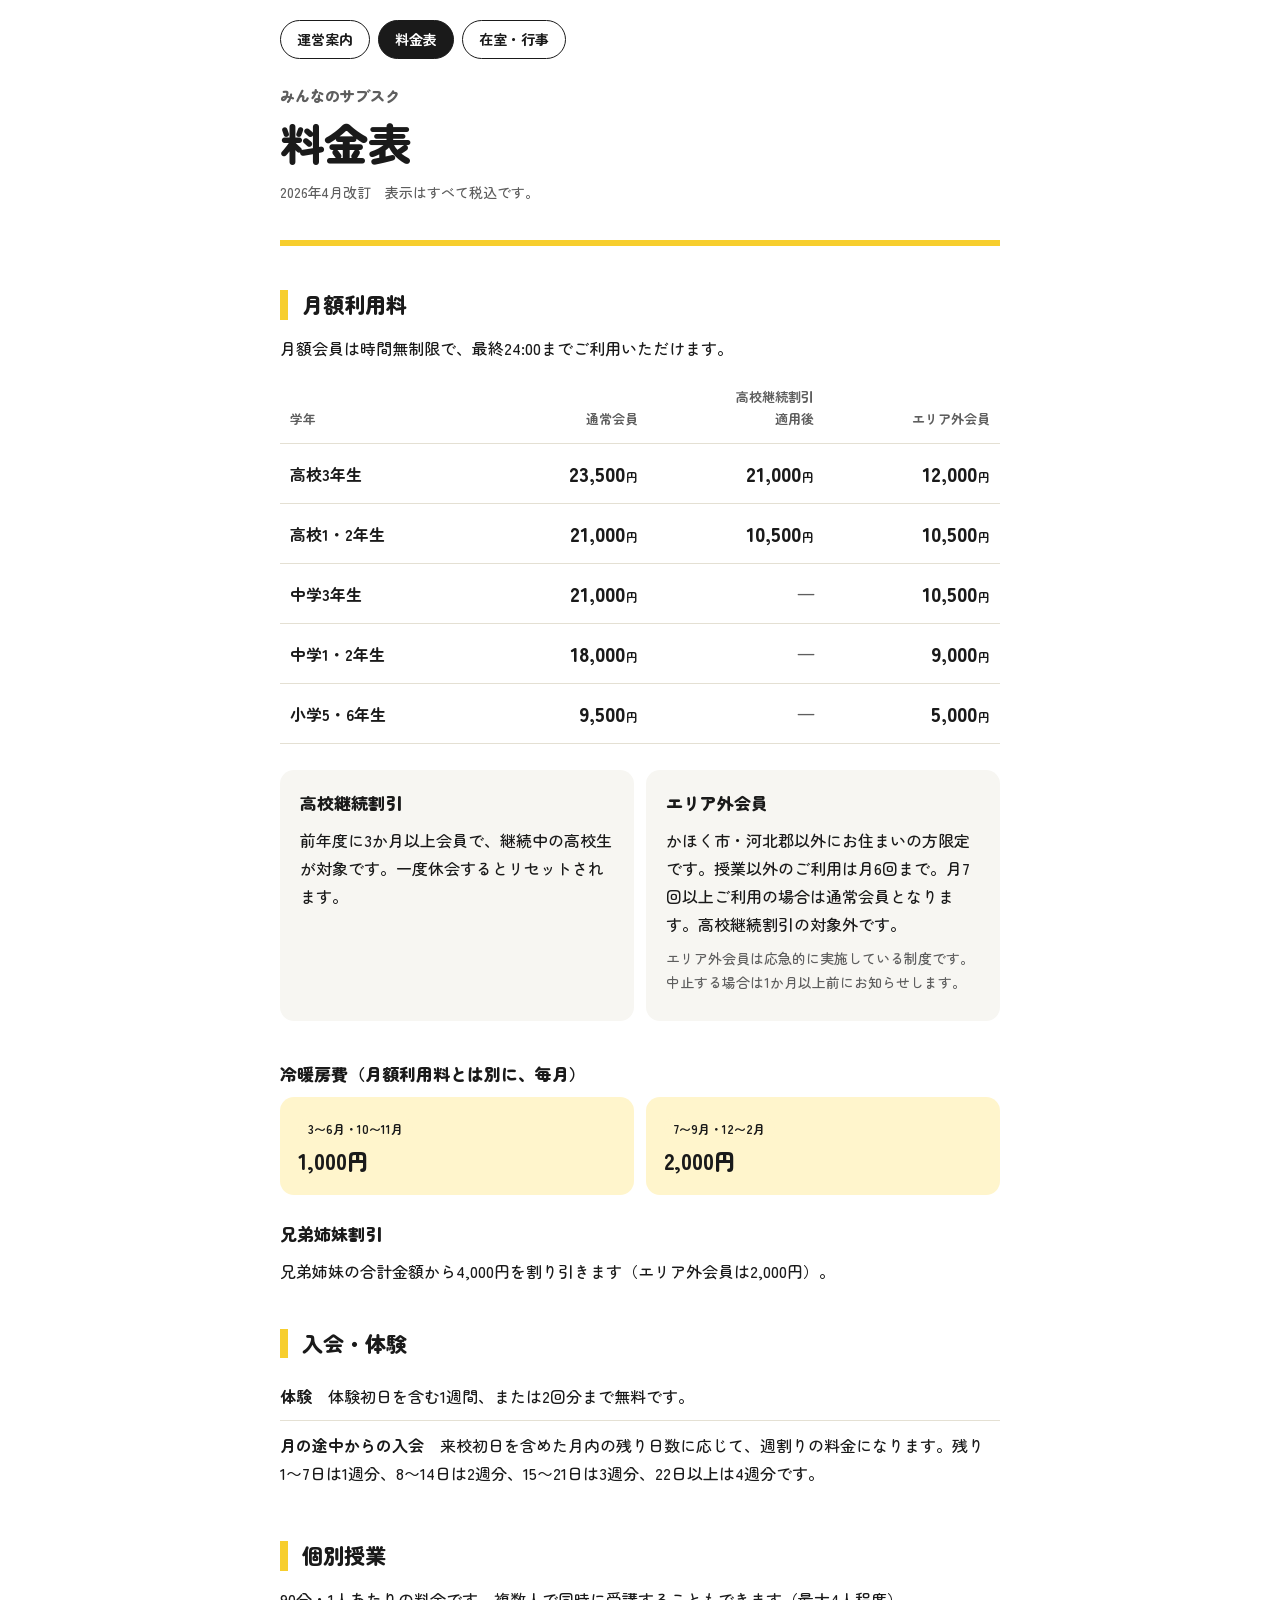
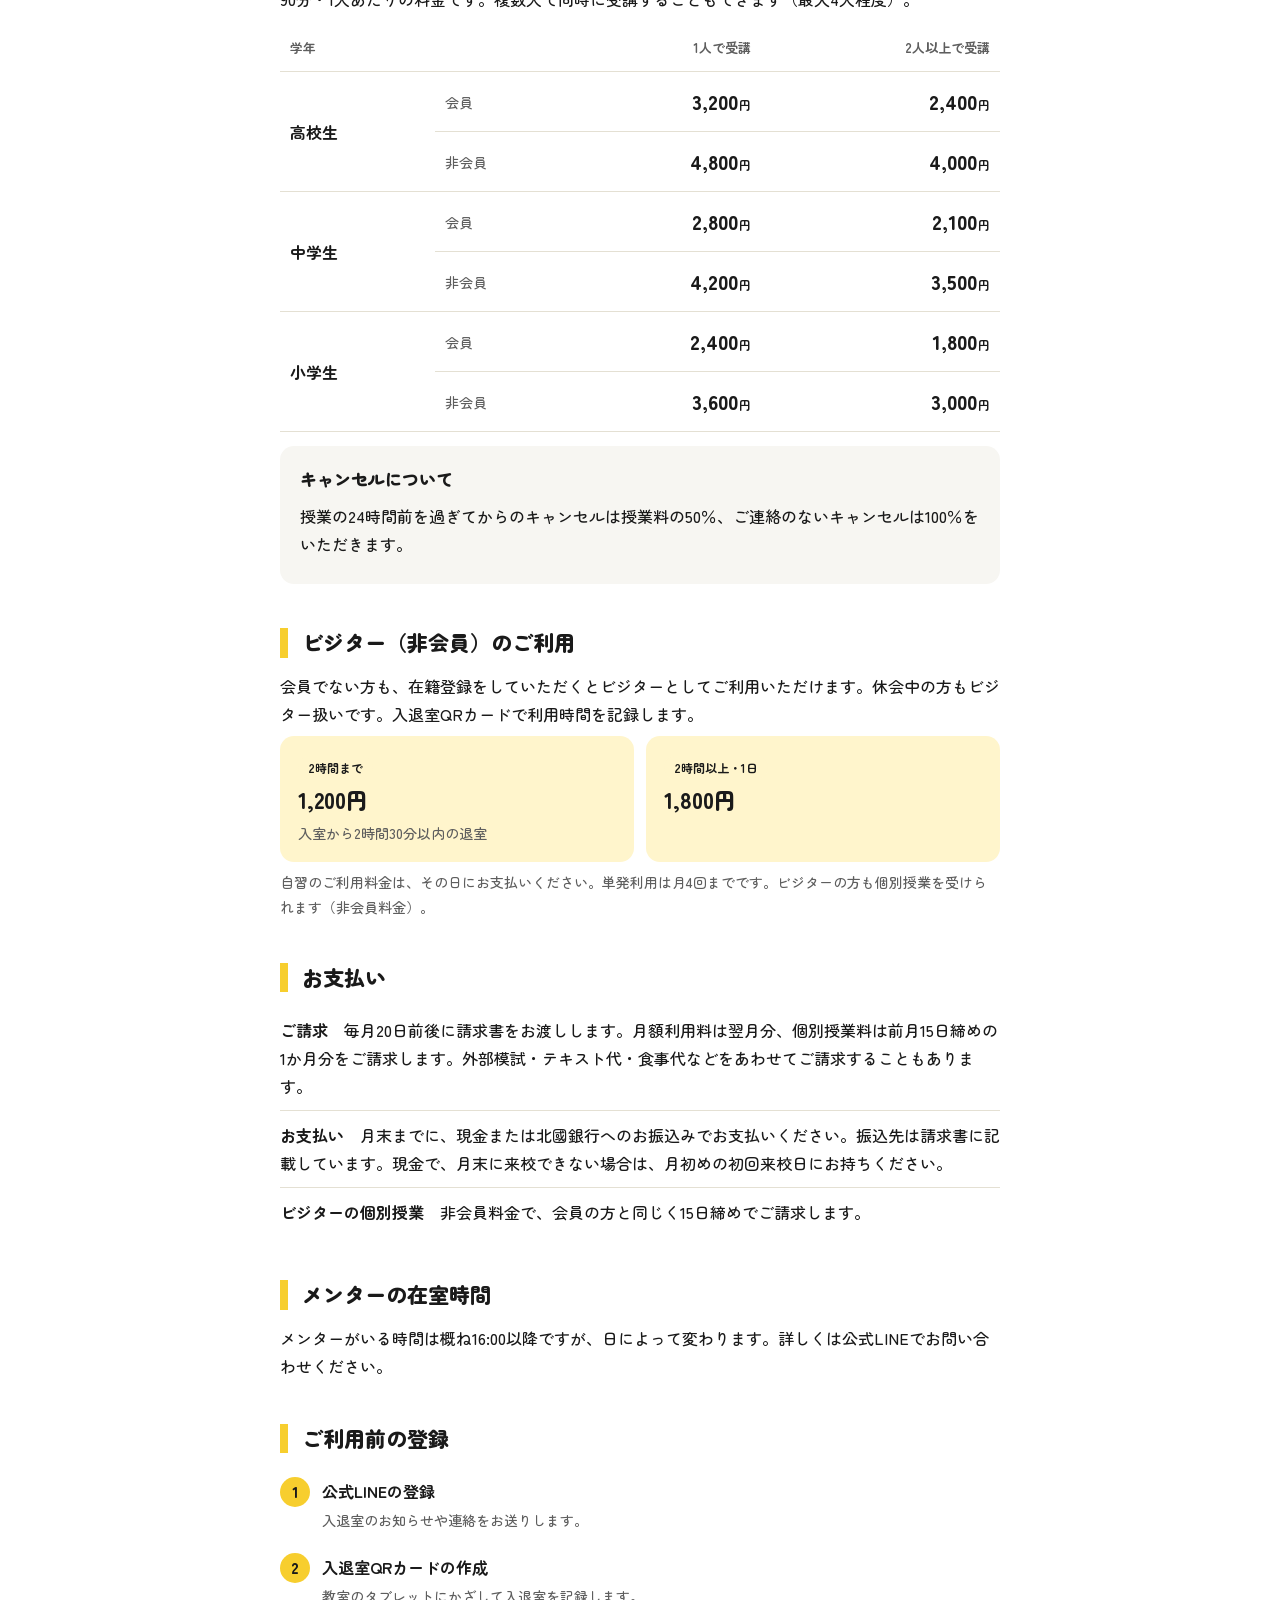
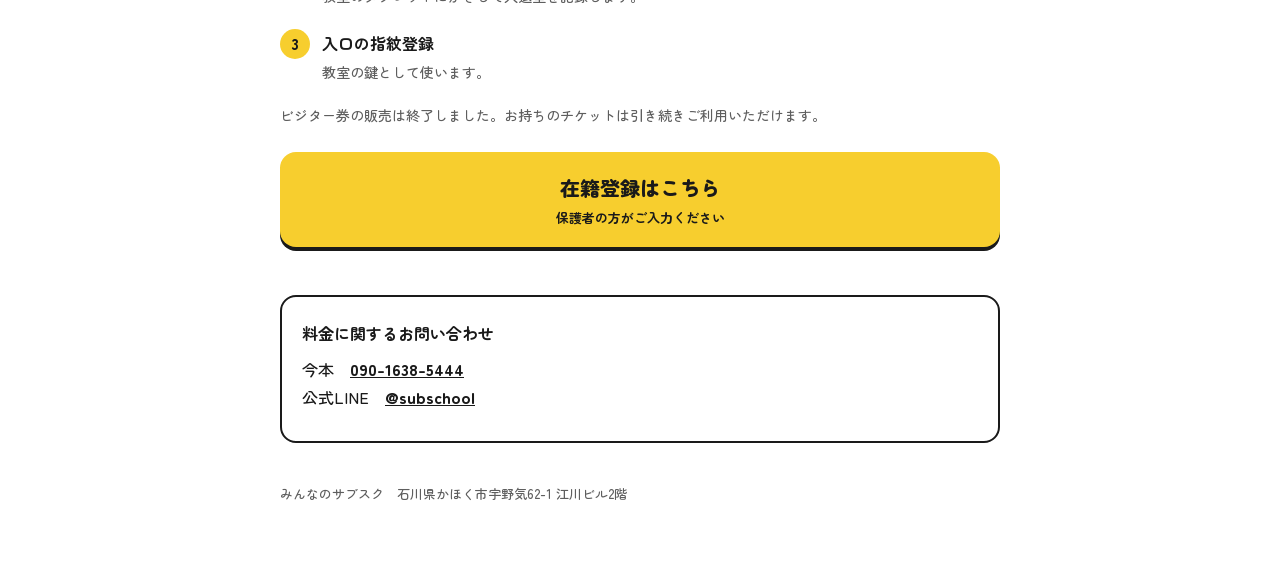
<file: ryokin.html>
<!DOCTYPE html>
<html lang="ja">
<head>
<meta charset="utf-8">
<meta name="viewport" content="width=device-width, initial-scale=1">
<title>料金表｜みんなのサブスク</title>
<link rel="preconnect" href="https://fonts.googleapis.com">
<link href="https://fonts.googleapis.com/css2?family=Zen+Maru+Gothic:wght@500;700;900&display=swap" rel="stylesheet">
<link rel="stylesheet" href="style.css">
</head>
<body>
<div class="wrap">
  <nav class="tabs"><a href="annai.html">運営案内</a><a href="ryokin.html" aria-current="page">料金表</a><a href="schedule.html">在室・行事</a></nav>
  <header>
    <div class="brand">みんなのサブスク</div>
    <h1>料金表</h1>
    <p class="lead">2026年4月改訂　表示はすべて税込です。</p>
  </header>

  <h2>月額利用料</h2>
  <p>月額会員は時間無制限で、最終24:00までご利用いただけます。</p>
  <div class="scroll">
    <table>
      <thead>
        <tr><th>学年</th><th>通常会員</th><th>高校継続割引<br>適用後</th><th>エリア外会員</th></tr>
      </thead>
      <tbody>
        <tr><td>高校3年生</td><td class="price">23,500<small>円</small></td><td class="price">21,000<small>円</small></td><td class="price">12,000<small>円</small></td></tr>
        <tr><td>高校1・2年生</td><td class="price">21,000<small>円</small></td><td class="price">10,500<small>円</small></td><td class="price">10,500<small>円</small></td></tr>
        <tr><td>中学3年生</td><td class="price">21,000<small>円</small></td><td class="dim">—</td><td class="price">10,500<small>円</small></td></tr>
        <tr><td>中学1・2年生</td><td class="price">18,000<small>円</small></td><td class="dim">—</td><td class="price">9,000<small>円</small></td></tr>
        <tr><td>小学5・6年生</td><td class="price">9,500<small>円</small></td><td class="dim">—</td><td class="price">5,000<small>円</small></td></tr>
      </tbody>
    </table>
  </div>

  <div class="two">
    <div class="box">
      <h3>高校継続割引</h3>
      <p>前年度に3か月以上会員で、継続中の高校生が対象です。一度休会するとリセットされます。</p>
    </div>
    <div class="box">
      <h3>エリア外会員</h3>
      <p>かほく市・河北郡以外にお住まいの方限定です。授業以外のご利用は月6回まで。月7回以上ご利用の場合は通常会員となります。高校継続割引の対象外です。</p>
      <p class="note">エリア外会員は応急的に実施している制度です。中止する場合は1か月以上前にお知らせします。</p>
    </div>
  </div>

  <h3>冷暖房費（月額利用料とは別に、毎月）</h3>
  <div class="two">
    <div class="season"><span class="pill">3〜6月・10〜11月</span><br><b>1,000円</b></div>
    <div class="season"><span class="pill">7〜9月・12〜2月</span><br><b>2,000円</b></div>
  </div>

  <h3>兄弟姉妹割引</h3>
  <p>兄弟姉妹の合計金額から4,000円を割り引きます（エリア外会員は2,000円）。</p>

  <h2>入会・体験</h2>
  <ul class="plain">
    <li><b>体験</b>　体験初日を含む1週間、または2回分まで無料です。</li>
    <li><b>月の途中からの入会</b>　来校初日を含めた月内の残り日数に応じて、週割りの料金になります。残り1〜7日は1週分、8〜14日は2週分、15〜21日は3週分、22日以上は4週分です。</li>
  </ul>

  <h2>個別授業</h2>
  <p>90分・1人あたりの料金です。複数人で同時に受講することもできます（最大4人程度）。</p>
  <div class="scroll">
    <table>
      <thead>
        <tr><th>学年</th><th></th><th>1人で受講</th><th>2人以上で受講</th></tr>
      </thead>
      <tbody>
        <tr><td rowspan="2">高校生</td><td class="kind">会員</td><td class="price">3,200<small>円</small></td><td class="price">2,400<small>円</small></td></tr>
        <tr><td class="kind">非会員</td><td class="price">4,800<small>円</small></td><td class="price">4,000<small>円</small></td></tr>
        <tr><td rowspan="2">中学生</td><td class="kind">会員</td><td class="price">2,800<small>円</small></td><td class="price">2,100<small>円</small></td></tr>
        <tr><td class="kind">非会員</td><td class="price">4,200<small>円</small></td><td class="price">3,500<small>円</small></td></tr>
        <tr><td rowspan="2">小学生</td><td class="kind">会員</td><td class="price">2,400<small>円</small></td><td class="price">1,800<small>円</small></td></tr>
        <tr><td class="kind">非会員</td><td class="price">3,600<small>円</small></td><td class="price">3,000<small>円</small></td></tr>
      </tbody>
    </table>
  </div>
  <div class="box">
    <h3>キャンセルについて</h3>
    <p>授業の24時間前を過ぎてからのキャンセルは授業料の50％、ご連絡のないキャンセルは100％をいただきます。</p>
  </div>

  <h2>ビジター（非会員）のご利用</h2>
  <p>会員でない方も、在籍登録をしていただくとビジターとしてご利用いただけます。休会中の方もビジター扱いです。入退室QRカードで利用時間を記録します。</p>
  <div class="two">
    <div class="season"><span class="pill">2時間まで</span><br><b>1,200円</b><br><span class="note">入室から2時間30分以内の退室</span></div>
    <div class="season"><span class="pill">2時間以上・1日</span><br><b>1,800円</b></div>
  </div>
  <p class="note">自習のご利用料金は、その日にお支払いください。単発利用は月4回までです。ビジターの方も個別授業を受けられます（非会員料金）。</p>

  <h2>お支払い</h2>
  <ul class="plain">
    <li><b>ご請求</b>　毎月20日前後に請求書をお渡しします。月額利用料は翌月分、個別授業料は前月15日締めの1か月分をご請求します。外部模試・テキスト代・食事代などをあわせてご請求することもあります。</li>
    <li><b>お支払い</b>　月末までに、現金または北國銀行へのお振込みでお支払いください。振込先は請求書に記載しています。現金で、月末に来校できない場合は、月初めの初回来校日にお持ちください。</li>
    <li><b>ビジターの個別授業</b>　非会員料金で、会員の方と同じく15日締めでご請求します。</li>
  </ul>

  <h2>メンターの在室時間</h2>
  <p>メンターがいる時間は概ね16:00以降ですが、日によって変わります。詳しくは公式LINEでお問い合わせください。</p>

  <h2>ご利用前の登録</h2>
  <ol class="steps">
    <li><div><b>公式LINEの登録</b><br><span class="note">入退室のお知らせや連絡をお送りします。</span></div></li>
    <li><div><b>入退室QRカードの作成</b><br><span class="note">教室のタブレットにかざして入退室を記録します。</span></div></li>
    <li><div><b>入口の指紋登録</b><br><span class="note">教室の鍵として使います。</span></div></li>
  </ol>

  <p class="note">ビジター券の販売は終了しました。お持ちのチケットは引き続きご利用いただけます。</p>

  <a class="cta" href="https://forms.gle/5XpmWff4jCFtaGeZ6">在籍登録はこちら<span>保護者の方がご入力ください</span></a>

  <div class="contact">
    <b>料金に関するお問い合わせ</b>
    <p>今本　<a href="tel:09016385444">090-1638-5444</a><br>公式LINE　<a href="https://line.me/R/ti/p/@subschool">@subschool</a></p>
  </div>

  <footer>みんなのサブスク　石川県かほく市宇野気62-1 江川ビル2階</footer>
</div>
</body>
</html>
</file>
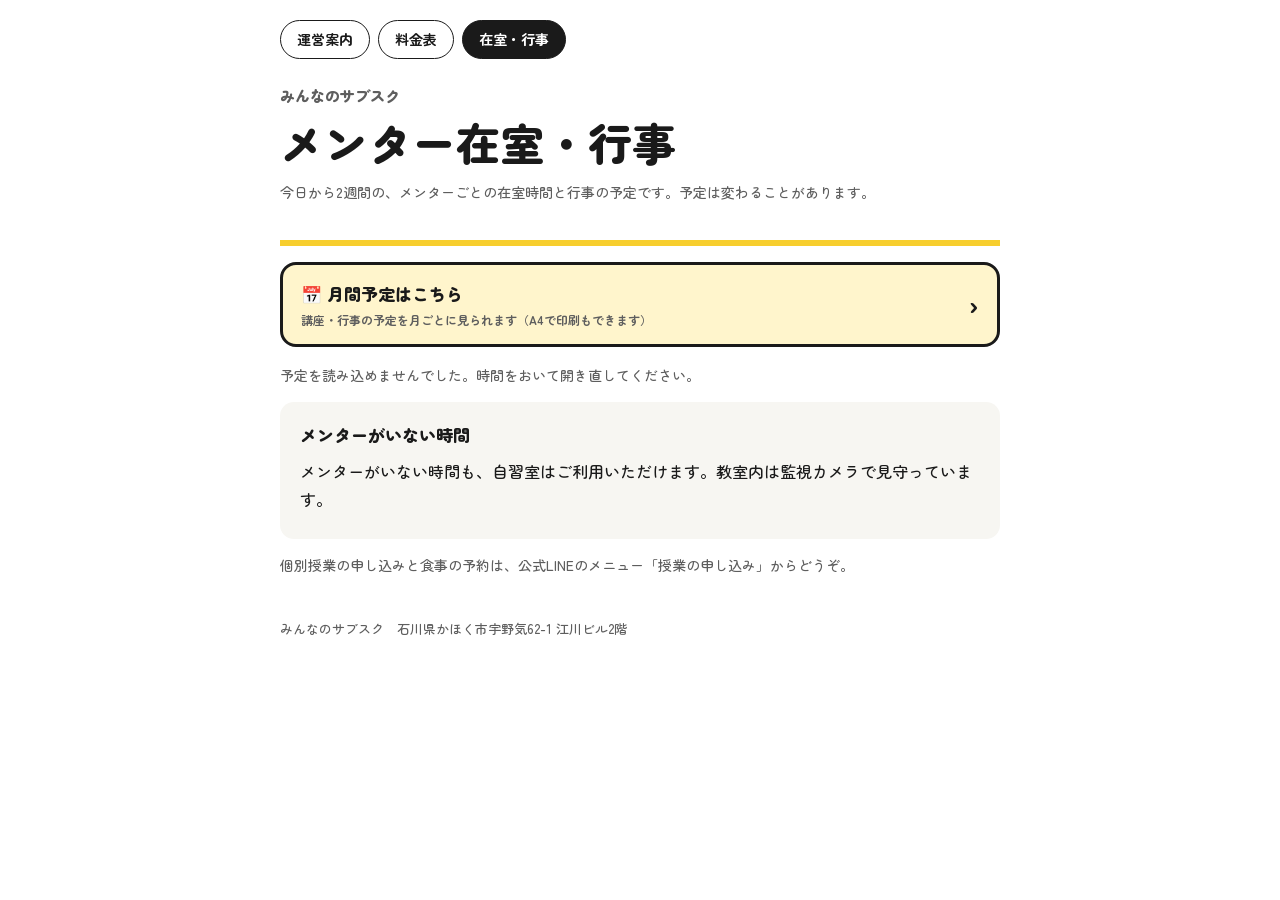
<file: schedule.html>
<!DOCTYPE html>
<html lang="ja">
<head>
<meta charset="utf-8">
<meta name="viewport" content="width=device-width, initial-scale=1">
<title>メンター在室・行事｜みんなのサブスク</title>
<link rel="preconnect" href="https://fonts.googleapis.com">
<link href="https://fonts.googleapis.com/css2?family=Zen+Maru+Gothic:wght@500;700;900&display=swap" rel="stylesheet">
<link rel="stylesheet" href="style.css">
<style>
  .days{margin-top:16px}
  .d{display:grid;grid-template-columns:5.2em 1fr;gap:12px;padding:14px 0;border-bottom:1px solid var(--line)}
  .d:last-child{border-bottom:0}
  .d .dt{font-weight:900;font-size:17px;line-height:1.3}
  .d .dt small{display:block;font-size:12px;color:var(--sub);font-weight:700}
  .d.today .dt{color:var(--ink)}
  .d.today .dt small{color:var(--ink)}
  .d .sun{color:#B3261E}.d .sat{color:#185FA5}
  .line{display:flex;gap:8px;align-items:baseline;flex-wrap:wrap}
  .line + .line{margin-top:4px}
  .k{flex:none;font-size:12px;font-weight:700;border-radius:999px;padding:0 10px}
  .k.m{background:var(--tint)}
  .k.e{background:#E8EEF8;color:#28497A}
  .tm{font-weight:900;font-variant-numeric:tabular-nums}
  .none{color:var(--sub);font-size:14px}
  .loading{color:var(--sub);padding:24px 0}
  .nowbox{margin-top:16px;background:var(--tint);border-radius:16px;padding:14px 16px}
  .nowbox:empty{display:none}
  .nowt{font-weight:900;font-size:14px}
  .nowt small{font-weight:500;color:var(--sub);margin-left:8px;font-size:12px}
  .nowr{font-weight:700;margin-top:2px}
  .nowr .big{font-size:32px;font-weight:900;margin-right:4px;font-variant-numeric:tabular-nums}
  .nowm{display:flex;gap:8px;flex-wrap:wrap;margin-top:6px}
  .mt{font-size:13px;font-weight:700;border-radius:999px;padding:2px 12px;background:#fff;color:var(--sub)}
  .mt.on{background:#0F6E56;color:#fff}
  .legend{display:flex;gap:12px;flex-wrap:wrap;font-size:12px;color:var(--sub);margin:16px 0 4px}
  .legend i{display:inline-block;width:12px;height:12px;border-radius:3px;vertical-align:-1px;margin-right:4px}
  .dd{padding:14px 0;border-bottom:1px solid var(--line)}
  .dd:last-child{border-bottom:0}
  .dd .dt{font-weight:900;font-size:17px;margin-bottom:4px}
  .dd .dt small{font-size:12px;color:var(--sub);font-weight:700;margin-left:6px}
  .dd .dt .td{font-size:11px;background:var(--yellow);border-radius:999px;padding:1px 8px;margin-left:6px;vertical-align:2px}
  .dd .sun{color:#B3261E}.dd .sat{color:#185FA5}
  .row{display:flex;align-items:center;margin-top:4px}
  .nm{flex:none;width:56px;font-size:12px;font-weight:700;overflow:hidden}
  .tr{position:relative;flex:1;height:30px;background-color:var(--soft);background-image:linear-gradient(to right,var(--line) 1px,transparent 1px);background-size:var(--hw) 100%;border-radius:6px}
  .row.axis .tr{height:14px;background:none}
  .tick{position:absolute;top:0;font-size:10px;color:var(--sub);transform:translateX(-50%)}
  .tick:first-child{transform:none}
  .tick:last-child{transform:translateX(-100%)}
  .bar,.ev{position:absolute;top:3px;bottom:3px;border-radius:5px;font-size:11px;font-weight:700;padding:0 5px;overflow:hidden;white-space:nowrap;text-overflow:ellipsis;line-height:24px;font-variant-numeric:tabular-nums}
  .bar{background:var(--yellow);color:var(--ink)}
  .ev{background:#E8EEF8;color:#28497A;box-shadow:inset 0 0 0 1px #28497A}
  .ls{position:absolute;top:3px;bottom:3px;border-radius:5px;font-size:11px;font-weight:700;padding:0 5px;overflow:hidden;white-space:nowrap;text-overflow:ellipsis;line-height:24px;background:#0F6E56;color:#fff;z-index:1}
  .ls.k{background:#534AB7}
.ls.k{padding:0 1px;font-size:10px;letter-spacing:-.06em;text-overflow:clip;text-align:center}
  .ml{position:absolute;top:3px;bottom:3px;border-radius:5px;font-size:11px;font-weight:700;padding:0 5px;overflow:hidden;white-space:nowrap;text-overflow:ellipsis;line-height:24px;background:#FAC775;color:#633806;z-index:1}
  .nomt{color:#B3261E;font-size:13px;font-weight:900;margin-left:8px}
  .nm.off{color:#B3261E}
.cmsg{margin-top:8px;background:#fff;border-radius:10px;padding:8px 12px;font-weight:700;white-space:pre-wrap;line-height:1.5}
.cmsg small{display:block;font-size:11px;color:var(--sub);font-weight:700}
.kz{margin-top:10px;padding-top:8px;border-top:1px dashed rgba(0,0,0,.18)}
.kzt{font-weight:900;font-size:14px}
.kzl{font-weight:700;margin-top:2px}
.kzm{font-variant-numeric:tabular-nums;margin-right:8px}
.kzl small{color:var(--sub);font-weight:500}
  .mlink{display:flex;align-items:center;justify-content:space-between;gap:10px;margin:16px 0 4px;padding:14px 18px;border:3px solid var(--ink);border-radius:16px;background:var(--tint);color:var(--ink);text-decoration:none;font-weight:900;font-size:17px}
  .mlink small{display:block;font-size:12px;font-weight:700;color:var(--sub)}
  .mlink::after{content:'›';font-size:26px;line-height:1}
</style>
</head>
<body>
<div class="wrap">
  <nav class="tabs"><a href="annai.html">運営案内</a><a href="ryokin.html">料金表</a><a href="schedule.html" aria-current="page">在室・行事</a></nav>
  <header>
    <div class="brand">みんなのサブスク</div>
    <h1>メンター在室・行事</h1>
    <p class="lead">今日から2週間の、メンターごとの在室時間と行事の予定です。予定は変わることがあります。</p>
  </header>
  <a class="mlink" href="month.html"><span>📅 月間予定はこちら<small>講座・行事の予定を月ごとに見られます（A4で印刷もできます）</small></span></a>
  <div class="nowbox" id="now"></div>
  <div class="days" id="days"><p class="loading">読み込み中…</p></div>
  <div class="box">
    <h3>メンターがいない時間</h3>
    <p>メンターがいない時間も、自習室はご利用いただけます。教室内は監視カメラで見守っています。</p>
  </div>
  <p class="note">個別授業の申し込みと食事の予約は、公式LINEのメニュー「授業の申し込み」からどうぞ。</p>
  <footer>みんなのサブスク　石川県かほく市宇野気62-1 江川ビル2階</footer>
</div>
<script>
  var GAS_URL = 'https://script.google.com/macros/s/AKfycbwoPiOpPmUcykIrgUGYj5f0z1jnPA6gH3cU2aUDsqSLVKlAB9CytbtpYb8iqHAS81kQ-g/exec';
  function esc(s){ return String(s == null ? '' : s).replace(/[&<>"']/g, function(c){ return {'&':'&amp;','<':'&lt;','>':'&gt;','"':'&quot;',"'":'&#39;'}[c]; }); }
  function kshort(l){
  var g = String(l.target || ''), c = String(l.content || '').replace(/\s|講座/g, '');
  var gm = { '小学生': '小', '高校生': '高', '全学年': '全' };
  g = gm[g] || g.replace(/[0-9]/g, function(d){ return String.fromCharCode(d.charCodeAt(0) + 0xFEE0); });
  return (g || c) ? g + (c ? c.charAt(0) : '講') : (l.title || '講座');
}
function nowMsg(n){ return n.msg && n.msg.text ? '<div class="cmsg"><small>教室から</small>' + esc(n.msg.text) + '</div>' : ''; }
function nowKouza(n){
  if (!n.kouza || !n.kouza.length) return '';
  return '<div class="kz"><div class="kzt">今日の講座</div>' + n.kouza.map(function(k){ return '<div class="kzl"><span class="kzm">' + k.start + '〜' + k.end + '</span>' + esc(k.name) + (k.mentor ? '<small>（' + esc(k.mentor) + '）</small>' : '') + '</div>'; }).join('') + '</div>';
}
function renderNow(n){
    var el = document.getElementById('now'); if (!el || !n) return;
    el.innerHTML = '<div class="nowt">いまの教室<small>' + esc(n.at) + ' 現在</small></div>' + nowMsg(n)
      + '<div class="nowr"><span class="big">' + n.students + '</span>人が在室中</div>'
      + '<div class="nowm">' + n.mentors.map(function(m){ return '<span class="mt' + (m.in ? ' on' : '') + '">' + esc(m.name) + (m.in ? '　出勤中' : '　不在') + '</span>'; }).join('') + '</div>' + nowKouza(n);
  }
  function hhmm(m){ return ('0' + Math.floor(m / 60)).slice(-2) + ':' + ('0' + (m % 60)).slice(-2); }
  function mins(t){ var p = String(t).split(':'); return (+p[0])*60 + (+p[1]); }
  function renderDays(r){
    var mentors = r.mentors || [{ id: '_', name: 'メンター' }];
    var get = function(d, id){ return r.mentors ? ((d.byMentor || {})[id] || []) : d.presence; };
    var T0 = 24*60, T1 = 0;
    var ext = function(s, e){ T0 = Math.min(T0, Math.floor(mins(s)/60)*60); T1 = Math.max(T1, Math.ceil(mins(e)/60)*60); };
    r.days.forEach(function(d){
      mentors.forEach(function(m){ get(d, m.id).forEach(function(x){ ext(x[0], x[1]); }); });
      d.events.forEach(function(e){ ext(e.start, e.end); });
      (d.lessons || []).forEach(function(l){ ext(l.start, l.end); });
      (d.meals || []).forEach(function(x){ ext(x.time, hhmm(mins(x.time) + 60)); });
    });
    if (T1 <= T0) { T0 = 16*60; T1 = 22*60; }
    var span = T1 - T0, hw = 6000 / span;
    function pos(s, e){ var a = Math.max(mins(s), T0), b = Math.min(mins(e), T1); return 'left:' + ((a - T0) / span * 100) + '%;width:' + (Math.max(b - a, 0) / span * 100) + '%'; }
    var axis = '';
    for (var h = T0; h <= T1; h += 60) axis += '<span class="tick" style="left:' + ((h - T0) / span * 100) + '%">' + (h / 60) + '</span>';
    document.getElementById('days').innerHTML = '<div class="legend"><span><i style="background:var(--yellow)"></i>メンターがいる時間</span><span><i style="background:#0F6E56"></i>授業</span><span><i style="background:#534AB7"></i>講座</span><span><i style="background:#E8EEF8;box-shadow:inset 0 0 0 1px #28497A"></i>行事</span><span><i style="background:#FAC775"></i>食事</span></div>'
      + r.days.map(function(d){
        var p = d.date.split('-'), cls = d.wd === '日' ? 'sun' : d.wd === '土' ? 'sat' : '';
        var none = mentors.every(function(m){ return !get(d, m.id).length; });
        var rows = '<div class="row axis"><div class="nm"></div><div class="tr">' + axis + '</div></div>';
        mentors.forEach(function(m){
          rows += '<div class="row"><div class="nm' + (get(d, m.id).length ? '' : ' off') + '">' + esc(m.name) + '</div><div class="tr" style="--hw:' + hw + '%">'
            + get(d, m.id).map(function(x){ return '<span class="bar" style="' + pos(x[0], x[1]) + '" title="' + esc(m.name + ' ' + x[0] + '〜' + x[1]) + '">' + x[0] + '〜' + x[1] + '</span>'; }).join('')
            + (d.lessons || []).filter(function(l){ return l.m === m.id; }).map(function(l){ var k = l.kind === '講座'; return '<span class="ls' + (k ? ' k' : '') + '" style="' + pos(l.start, l.end) + '" title="' + esc(l.start + '〜' + l.end + ' ' + (k ? l.title : '授業')) + '">' + (k ? esc(kshort(l)) : '') + '</span>'; }).join('') + '</div></div>';
        });
        rows += '<div class="row"><div class="nm">行事</div><div class="tr" style="--hw:' + hw + '%">'
          + d.events.map(function(e){ return '<span class="ev" style="' + pos(e.start, e.end) + '" title="' + esc(e.start + '〜' + e.end + ' ' + e.name) + '">' + esc(e.name) + '</span>'; }).join('')
          + (d.meals || []).map(function(x){ var t = x.menu + ' ' + x.price + '円 ' + (x.closed ? (x.remaining <= 0 ? '満席' : '受付終了') : '残り' + x.remaining + '食'); return '<span class="ml" style="' + pos(x.time, hhmm(mins(x.time) + 60)) + '" title="' + esc(x.time + '〜 ' + t) + '">' + esc(t) + '</span>'; }).join('') + '</div></div>';
        return '<div class="dd"><div class="dt ' + cls + '">' + (+p[1]) + '/' + (+p[2]) + '<small>' + d.wd + '曜</small>' + (d.date === r.today ? '<span class="td">今日</span>' : '') + (none ? '<span class="nomt">メンター不在の日です</span>' : '') + '</div>' + rows + '</div>';
      }).join('');
  }
  // 前回の予定を端末に覚えておき、開いた瞬間に表示（いまの教室の欄は最新を読み込んでから表示）
  var CK = 'subsc_pub_cache', loaded = false;
  try { var c = JSON.parse(localStorage.getItem(CK) || 'null'); if (c && c.r && Date.now() - c.at < 12 * 3600000) renderDays(c.r); } catch(e){}
  function load(){
  return fetch(GAS_URL, { method: 'POST', body: JSON.stringify({ action: 'sch_public' }) })
    .then(function(r){ return r.json(); })
    .then(function(r){
      if (!r.ok) throw new Error();
      loaded = true;
      renderNow(r.now);
      renderDays(r);
      try { localStorage.setItem(CK, JSON.stringify({ at: Date.now(), r: r })); } catch(e){}
    })
    .catch(function(){ if (!loaded) document.getElementById('days').innerHTML = '<p class="none">予定を読み込めませんでした。時間をおいて開き直してください。</p>'; });
  }
  load();
  setInterval(load, 60000);
  document.addEventListener('visibilitychange', function(){ if (document.visibilityState === 'visible') load(); });
</script>
</body>
</html>
</file>
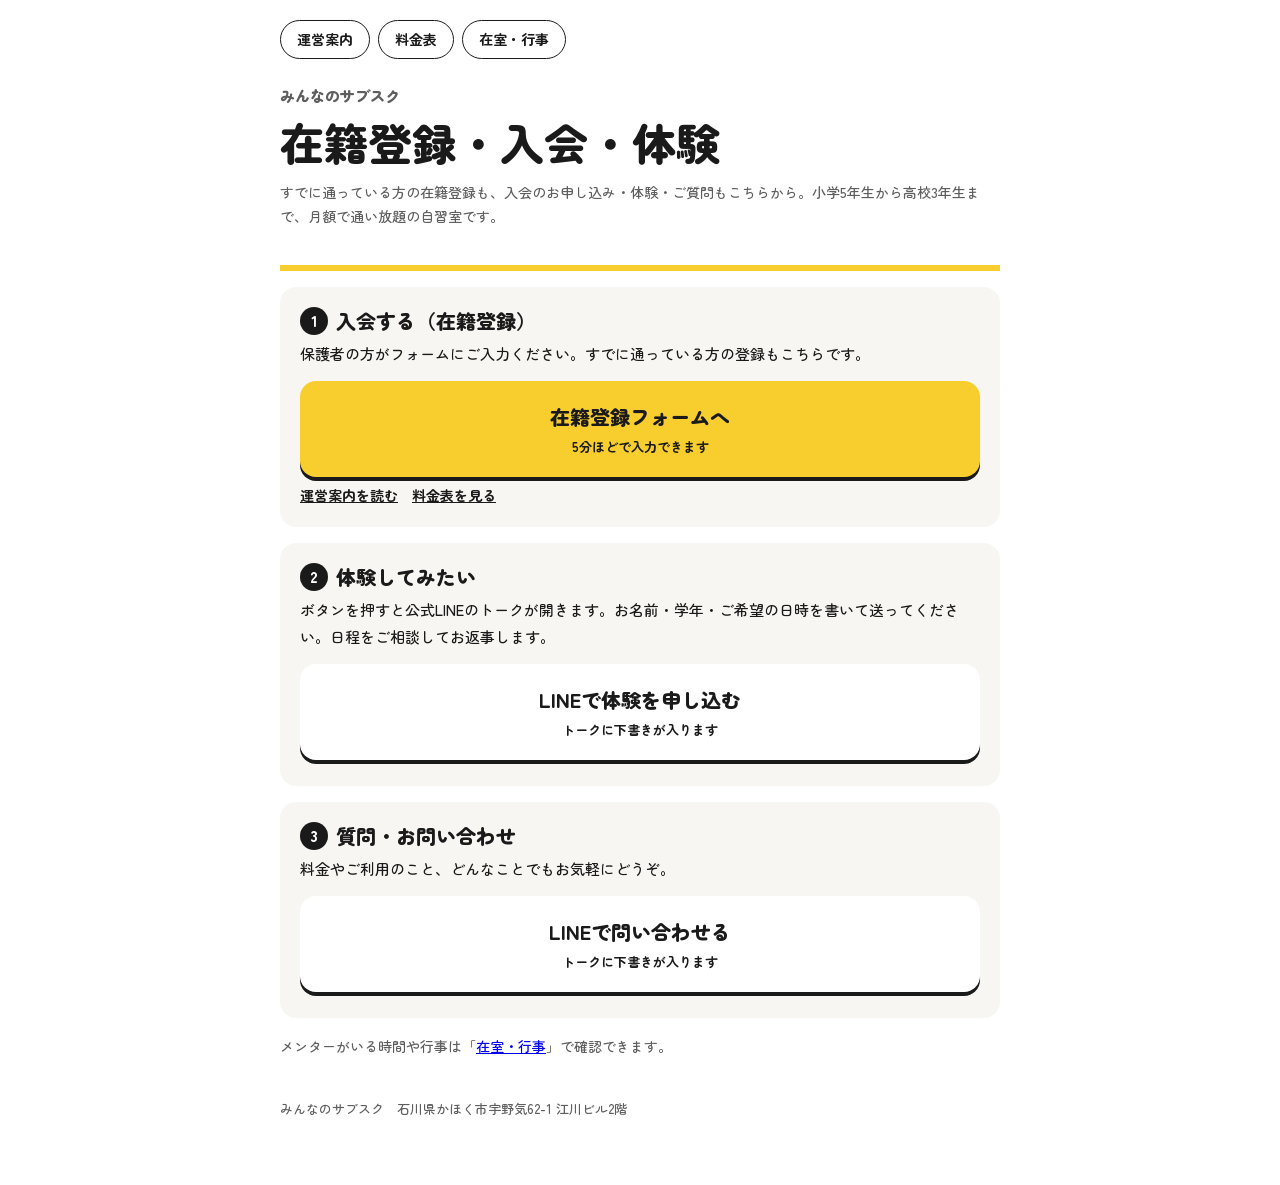
<file: start.html>
<!DOCTYPE html>
<html lang="ja">
<head>
<meta charset="utf-8">
<meta name="viewport" content="width=device-width, initial-scale=1">
<title>在籍登録・入会・体験｜みんなのサブスク</title>
<link rel="preconnect" href="https://fonts.googleapis.com">
<link href="https://fonts.googleapis.com/css2?family=Zen+Maru+Gothic:wght@500;700;900&display=swap" rel="stylesheet">
<link rel="stylesheet" href="style.css">
<style>
  .path{background:var(--soft);border-radius:16px;padding:20px;margin:16px 0}
  .path h2{margin:0 0 6px;padding:0;border:0;font-size:20px}
  .path h2::before{display:none}
  .path p{margin:0 0 4px;font-size:15px}
  .path .cta{margin:14px 0 6px}
  .cta.line{background:#fff}
  .links{display:flex;gap:14px;flex-wrap:wrap;font-size:14px;font-weight:700;margin-top:6px}
  .links a{color:var(--ink)}
  .num{display:inline-block;width:28px;height:28px;border-radius:50%;background:var(--ink);color:#fff;text-align:center;line-height:28px;font-size:15px;margin-right:8px;vertical-align:2px}
</style>
</head>
<body>
<div class="wrap">
  <nav class="tabs"><a href="annai.html">運営案内</a><a href="ryokin.html">料金表</a><a href="schedule.html">在室・行事</a></nav>
  <header>
    <div class="brand">みんなのサブスク</div>
    <h1>在籍登録・入会・体験</h1>
    <p class="lead">すでに通っている方の在籍登録も、入会のお申し込み・体験・ご質問もこちらから。小学5年生から高校3年生まで、月額で通い放題の自習室です。</p>
  </header>

  <section class="path">
    <h2><span class="num">1</span>入会する（在籍登録）</h2>
    <p>保護者の方がフォームにご入力ください。すでに通っている方の登録もこちらです。</p>
    <a class="cta" href="https://forms.gle/5XpmWff4jCFtaGeZ6">在籍登録フォームへ<span>5分ほどで入力できます</span></a>
    <div class="links"><a href="annai.html">運営案内を読む</a><a href="ryokin.html">料金表を見る</a></div>
  </section>

  <section class="path">
    <h2><span class="num">2</span>体験してみたい</h2>
    <p>ボタンを押すと公式LINEのトークが開きます。お名前・学年・ご希望の日時を書いて送ってください。日程をご相談してお返事します。</p>
    <a class="cta line" id="trial" href="#">LINEで体験を申し込む<span>トークに下書きが入ります</span></a>
  </section>

  <section class="path">
    <h2><span class="num">3</span>質問・お問い合わせ</h2>
    <p>料金やご利用のこと、どんなことでもお気軽にどうぞ。</p>
    <a class="cta line" id="ask" href="#">LINEで問い合わせる<span>トークに下書きが入ります</span></a>
  </section>

  <p class="note">メンターがいる時間や行事は「<a href="schedule.html">在室・行事</a>」で確認できます。</p>
  <footer>みんなのサブスク　石川県かほく市宇野気62-1 江川ビル2階</footer>
</div>
<script>
  var OA = 'https://line.me/R/oaMessage/@subschool/?';
  document.getElementById('trial').href = OA + encodeURIComponent('【体験希望】\nお名前：\n学年：\nご希望の日時：\n');
  document.getElementById('ask').href = OA + encodeURIComponent('【お問い合わせ】\n');
</script>
</body>
</html>
</file>
<file: style.css>
:root{
    --ink:#1A1A1A; --sub:#5E5E5E; --line:#E4E0D3; --yellow:#F7CE2E; --tint:#FFF5CC; --bg:#FFFFFF; --soft:#F7F6F2;
  }
  *{box-sizing:border-box;margin:0;padding:0}
  body{font-family:"Zen Maru Gothic","Hiragino Maru Gothic ProN","Noto Sans JP",sans-serif;color:var(--ink);background:var(--bg);line-height:1.75;font-size:16px;font-weight:500}
  .wrap{max-width:760px;margin:0 auto;padding:0 20px 64px}
  header{padding:40px 0 28px;border-bottom:6px solid var(--yellow);margin-bottom:8px}
  .brand{font-weight:900;font-size:15px;color:var(--sub)}
  h1{font-size:clamp(30px,7vw,44px);font-weight:900;line-height:1.25;margin-top:6px}
  .lead{color:var(--sub);font-size:14px;margin-top:10px}
  h2{font-size:21px;font-weight:900;margin:44px 0 14px;padding-left:14px;border-left:8px solid var(--yellow);line-height:1.4}
  h3{font-size:17px;font-weight:900;margin:24px 0 8px}
  p{margin:8px 0}
  .note{font-size:14px;color:var(--sub)}
  .scroll{overflow-x:auto;-webkit-overflow-scrolling:touch;margin:12px 0}
  table{border-collapse:collapse;width:100%;font-variant-numeric:tabular-nums}
  th,td{border-bottom:1px solid var(--line);padding:12px 10px;text-align:right;white-space:nowrap}
  th:first-child,td:first-child{text-align:left}
  thead th{font-size:13px;color:var(--sub);font-weight:700;vertical-align:bottom;white-space:normal}
  tbody td:first-child{font-weight:700}
  td.price{font-size:20px;font-weight:900}
  td.price small{font-size:12px;font-weight:700;margin-left:1px}
  td.dim{color:var(--sub)}
  @media (max-width:560px){th,td{padding:10px 4px}td.price{font-size:16px}td.price small{font-size:10px}tbody td:first-child{white-space:normal;font-size:14px}thead th{font-size:11px}}
  td.kind,tbody td.kind:first-child{text-align:left;font-weight:500;color:var(--sub);font-size:14px;white-space:nowrap}
  td[rowspan]{vertical-align:middle;border-bottom:1px solid var(--line)}
  .tabs{display:flex;gap:8px;padding-top:20px}
  .tabs a{padding:6px 16px;border-radius:999px;border:1.5px solid var(--ink);color:var(--ink);text-decoration:none;font-weight:700;font-size:14px}
  .tabs a[aria-current]{background:var(--ink);color:#fff}
  header{padding-top:24px}
  .pill{display:inline-block;background:var(--tint);border-radius:999px;padding:1px 10px;font-size:12px;font-weight:700;color:var(--ink)}
  .box{background:var(--soft);border-radius:14px;padding:18px 20px;margin:14px 0}
  .box h3{margin-top:0}
  .two{display:grid;grid-template-columns:1fr 1fr;gap:12px}
  @media (max-width:560px){.two{grid-template-columns:1fr}}
  .season{background:var(--tint);border-radius:14px;padding:16px 18px}
  .season b{font-size:22px;font-weight:900}
  ul.plain{list-style:none}
  ul.plain li{padding:10px 0;border-bottom:1px solid var(--line)}
  ul.plain li:last-child{border-bottom:0}
  ol.steps{list-style:none;counter-reset:s}
  ol.steps li{counter-increment:s;display:flex;gap:12px;align-items:flex-start;padding:10px 0}
  ol.steps li::before{content:counter(s);flex:none;width:30px;height:30px;border-radius:50%;background:var(--yellow);font-weight:900;display:grid;place-items:center;font-size:15px}
  .contact{margin-top:48px;padding:22px 20px;border:2px solid var(--ink);border-radius:16px}
  .contact a{color:var(--ink);font-weight:900}
  a:focus-visible{outline:3px solid var(--yellow);outline-offset:2px}
  footer{margin-top:40px;font-size:13px;color:var(--sub)}
  @media print{header{padding-top:0}.scroll{overflow:visible}table{min-width:0}h2{break-after:avoid}.box,.season,table{break-inside:avoid}}
.cta{display:block;margin:24px 0;padding:18px 20px;border-radius:16px;background:var(--yellow);color:var(--ink);text-decoration:none;font-weight:900;font-size:20px;text-align:center;box-shadow:0 4px 0 var(--ink)}
.cta span{display:block;font-size:13px;font-weight:700;margin-top:2px}
.cta:active{transform:translateY(2px);box-shadow:0 2px 0 var(--ink)}
</file>
